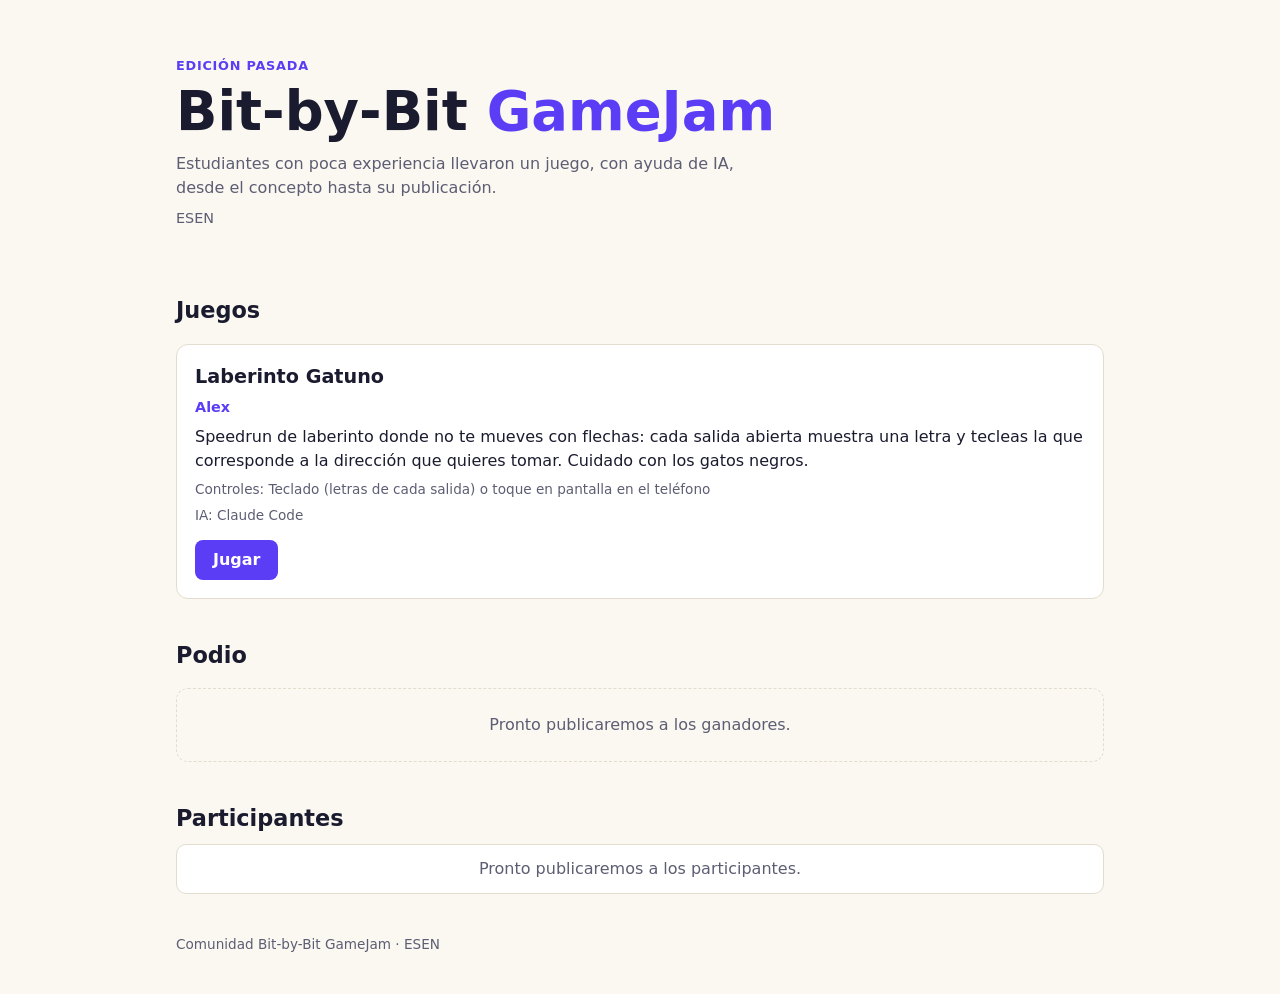
<file: index.html>
<!doctype html>
<html lang="es">
<head>
  <meta charset="utf-8">
  <meta name="viewport" content="width=device-width, initial-scale=1">
  <title>Bit-by-Bit GameJam</title>
  <meta name="description" content="Participantes y podio del Bit-by-Bit GameJam.">
  <link rel="stylesheet" href="style.css">
</head>
<body>
  <header class="hero">
    <p class="kicker" id="edicion">Bit-by-Bit GameJam</p>
    <h1>Bit-by-Bit <span>GameJam</span></h1>
    <p class="lead" id="descripcion"></p>
    <p class="meta" id="meta"></p>
  </header>

  <main>
    <div id="aviso" class="aviso" hidden></div>

    <section aria-labelledby="t-juegos">
      <h2 id="t-juegos">Juegos</h2>
      <div id="juegos" class="juegos"></div>
    </section>

    <section aria-labelledby="t-podio">
      <h2 id="t-podio">Podio</h2>
      <div id="podio" class="podio"></div>
    </section>

    <section aria-labelledby="t-part">
      <h2 id="t-part">Participantes</h2>
      <p class="count" id="count"></p>
      <ul id="participantes" class="grid"></ul>
    </section>
  </main>

  <footer>Comunidad Bit-by-Bit GameJam · ESEN</footer>
  <script src="app.js"></script>
</body>
</html>
</file>
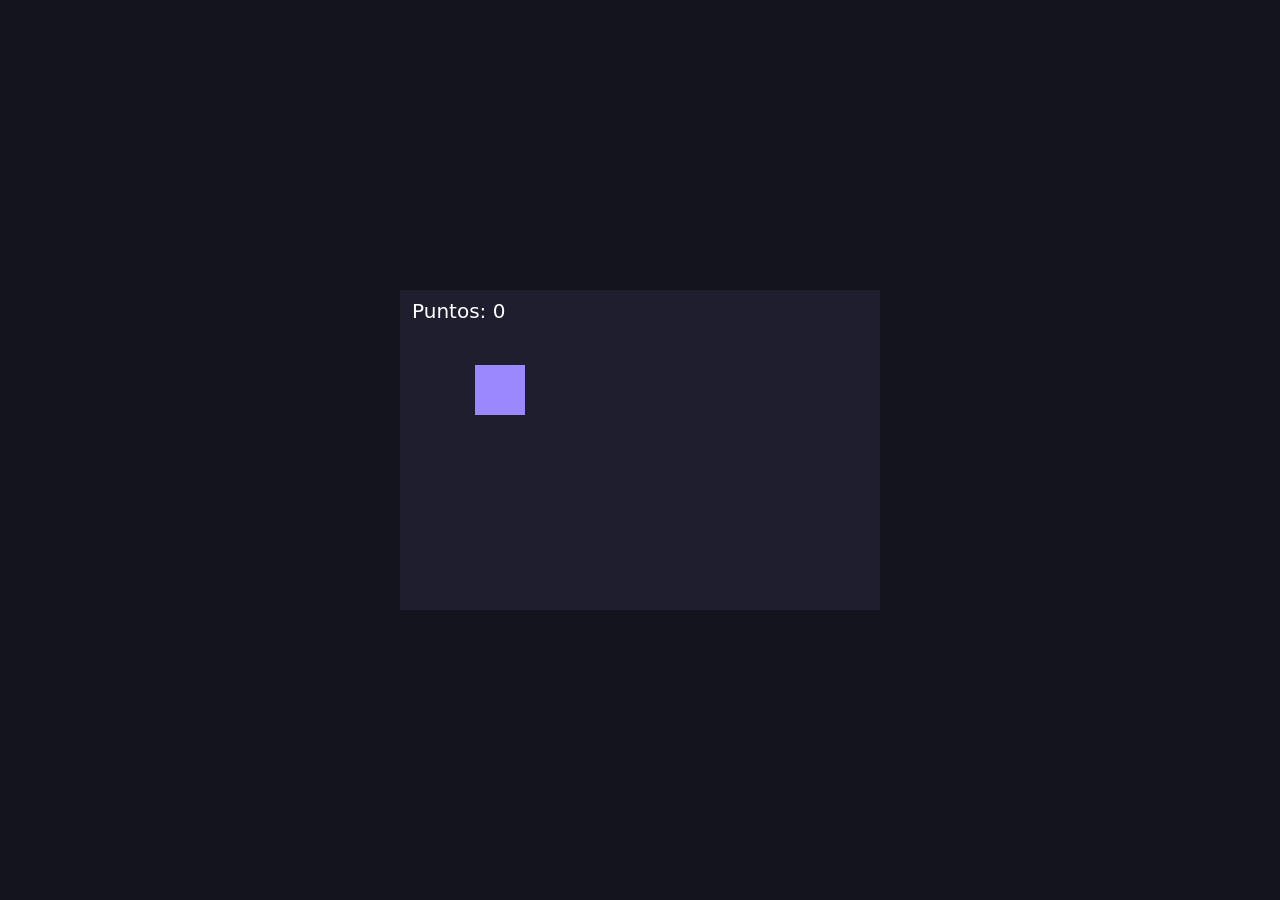
<file: juegos/_plantilla/index.html>
<!doctype html>
<html lang="es">
<head>
  <meta charset="utf-8">
  <meta name="viewport" content="width=device-width, initial-scale=1">
  <title>Mi juego</title>
  <style>
    html, body { margin: 0; height: 100%; background: #14141f; color: #fff; font-family: system-ui, sans-serif; }
    body { display: grid; place-items: center; }
    canvas { background: #1e1e2e; max-width: 100%; touch-action: none; }
  </style>
</head>
<body>
  <canvas id="c" width="480" height="320"></canvas>
  <!-- IMPORTANTE: usa rutas RELATIVAS (juego.js, no /juego.js) -->
  <script src="juego.js"></script>
</body>
</html>
</file>
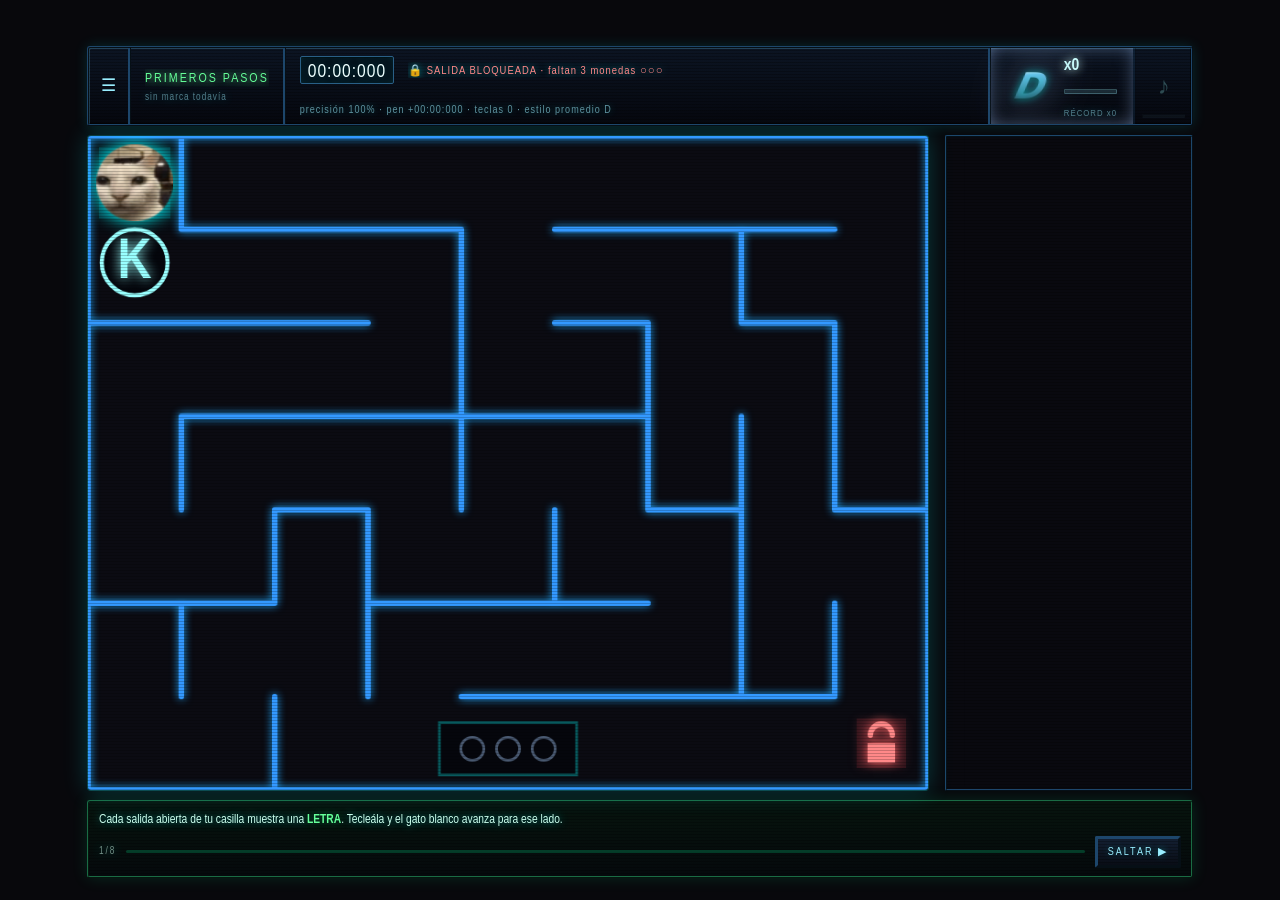
<file: juegos/laberinto-gatuno/index.html>
<!doctype html>
<html lang="es">
<meta charset="utf-8" /><title>Laberinto</title>
<meta name="theme-color" content="#08080c" />
<!-- sin esto el telefono maqueta a 980px y despues achica la pagina entera:
     texto ilegible y el compositor rasterizando de mas.  Dentro de un iframe
     la etiqueta es inerte, y en escritorio se ignora.
     interactive-widget=resizes-content: al abrir el teclado el navegador achica
     la PAGINA (y con ella dvh) en vez de dejarla del alto de siempre y correrla
     hacia abajo, que era lo que se llevaba el laberinto fuera de pantalla. -->
<meta
	name="viewport"
	content="width=device-width,initial-scale=1,viewport-fit=cover,interactive-widget=resizes-content"
/>
<link rel="stylesheet" href="style.css" />
<div id="stage">
	<div id="bar">
		<button id="burger" aria-label="Menú" title="Menú (ESC)">
			&#9776;
		</button>
		<div id="bmeta"><span id="bname">-</span><span id="bpb"></span></div>
		<div id="binfo">
			<span id="bt">00:00:000</span><span id="bc">-</span
			><span id="bstat"></span>
		</div>
		<div id="bcombo">
			<b id="brank" class="rank">D</b><span id="bx">x0</span
			><span id="bcbar"><i id="bcfill"></i></span><span id="bmax"></span>
		</div>
		<button id="bmeow" aria-label="Maullido">
			&#9834;<span id="bmcd"><i id="bmfill"></i></span></button
		><i id="bfill"></i>
	</div>
	<div id="board">
		<canvas id="cv"></canvas><img id="boom" alt="" /><b
			id="rpop"
			class="rank"
		></b>
	</div>
	<div id="tut">
		<p id="tmsg">-</p>
		<div class="trow">
			<span id="tnum">1/8</span><span id="tbar"><i id="tfill"></i></span
			><button id="tskip">SALTAR &#9654;</button>
		</div>
	</div>
</div>
<div id="log"></div>
<div id="scare"></div>
<input
	id="kb"
	inputmode="text"
	enterkeyhint="done"
	autocomplete="off"
	autocorrect="off"
	autocapitalize="off"
	spellcheck="false"
	aria-label="Teclado del juego"
/>
<!-- El menú: los botones que se tocan una vez por partida no viven abajo del
     tablero, viven acá.  Se abre con la hamburguesa de la barra o con ESCAPE. -->
<div id="menu">
	<div>
		<h3>&#9776; MENÚ <span class="esc">ESC</span></h3>
		<div id="mstats">-</div>
		<div id="btns">
			<button id="tec">&#9000; TECLADO</button
			><button id="fs">&#9633; PANTALLA COMPLETA</button
			><button id="nvl">&#9638; NIVELES</button
			><button id="mus">&#9835; MUSICA</button
			><button id="vibe">&#9889; EXTRA VIBES</button
			><button id="skb">&#9745; SKILL ISSUE</button
			><button id="how">? TUTORIAL</button
			><button id="rst">&#10227; REINICIAR</button>
		</div>
    <!-- Este texto abruma en la pantalla del juego. Sólo es bueno tenerlo en el nivel 1 -->
    <!-- TODO: Hacer que este texto sólo aparezca en el nivel 1 -->
		<!-- <p class="help" id="hkb">
			En el teléfono: tocá el laberinto o <b>TECLADO</b> para abrir el
			teclado y escribí las letras.
		</p>
		<p class="help">
			Letra = avanzar &middot; QTE al chocar con enemigo &middot;
			<span class="k">acierto</span> <span class="b">error</span>
			<span class="l">tarde</span> <span class="q">qte</span>
		</p>
		<p class="help">
			<b>DETERMINACIÓN</b>: cada 3 gatos vencidos ganás una letra
			<span class="v">violeta</span> que atraviesa un muro.<br />
			<b>MAULLIDO</b>: llegá una vez a x8 de combo y queda armado (♪ en
			la barra); ESPACIO o ENTER ahuyenta 2,5 s a los gatos cercanos y en
			el sótano deja un radar. Después, 32 s de espera —menos lo que le
			descuenta cada gato vencido—. Al <b>acechador</b> no lo toca.
		</p> -->
	</div>
</div>
<div id="lvl">
	<div>
		<h3>&#9638; ELEGÍ NIVEL</h3>
		<div id="lbody">
			<div id="llist"></div>
			<div id="ldet">
				<!-- La foto del nivel: la ficha dice la dificultad con números,
             esto la dice de un vistazo.  La pone lvlPick() y los modos que
             todavía no existen no tienen, así que se esconde. -->
				<img id="lpic" decoding="async" loading="lazy" alt="" />
				<div id="ltag">-</div>
				<div id="lname">-</div>
				<p id="ldesc">-</p>
				<ul id="lpts"></ul>
				<div id="lmeta"></div>
				<!-- La dificultad se elige ACÁ, antes de entrar.  Los baby points
             dejaron de ser sólo el premio consuelo que reparte el cartel de
             skill issue en mitad de la partida, y el cartel se puede apagar
             de una vez desde el mismo lugar. -->
				<div id="lopt">
					<div class="lrow">
						<span class="lk">BABY POINTS</span
						><button id="lbm" aria-label="Menos baby points">
							&minus;</button
						><b id="lbv">0</b
						><button id="lbp" aria-label="Más baby points">
							+</button
						><small id="lbh">reacción normal</small>
					</div>
					<button id="lskb">&#9745; SKILL ISSUE</button>
				</div>
				<div class="row"><button id="lgo">&#9654; JUGAR</button></div>
			</div>
		</div>
	</div>
</div>
<div id="res">
	<div>
		<div id="rtag">-</div>
		<div id="rttl">NIVEL COMPLETADO</div>
		<!-- El renglón del EPÍLOGO: sólo lo escribe el final del sótano (ver
         resShow).  En cualquier otro nivel queda vacío y escondido. -->
		<p id="repi"></p>
		<div id="rtime">00:00:000</div>
		<div id="rsub">-</div>
		<div id="rgrid"></div>
		<div id="rpb"></div>
		<!-- La tabla en línea. Vive DENTRO del resumen a propósito: como panel
		     aparte habría que sumarlo a las cuatro listas de selectores de
		     botones, a la regla .lite y al test 27.  Acá `#res button` ya lo
		     cubre.  El botón dice con qué nombre vas a entrar: tocarlo ES la
		     confirmación, y el ✎ de al lado lo cambia. -->
		<div id="rlb"></div>
		<div class="row" id="rlbrow">
			<button id="rsend">&#9650; SUBIR MI MARCA</button
			><button id="rname" aria-label="Cambiar nombre" title="Cambiar nombre">
				&#9998;
			</button>
		</div>
		<div class="row">
			<button id="rnext">&#9654; SIGUIENTE</button
			><button id="ragain">&#10227; REINTENTAR</button
			><button id="rlvls">&#9638; NIVELES</button>
		</div>
	</div>
</div>
<div id="skill">
	<div>
		<img id="sgif" width="150" decoding="async" alt="" />
		<h3>SKILL ISSUE DETECTADO &#128680;&#128680;&#128680;</h3>
		<p>
			Tu precisión va en <b id="sacc">-</b>. ¿Te damos más tiempo de
			reacción a cambio de un baby point?
		</p>
		<div class="row">
			<button id="byes">SÍ, MÁS TIEMPO (+1 BABY POINT)</button
			><button id="bno">NO, ASÍ ESTÁ BIEN</button>
		</div>
	</div>
</div>
<!-- El PRIMER encuentro del tutorial se explica antes de jugarlo: el juego queda
     congelado en este cartel hasta que el jugador diga que está listo. -->
<div id="brief">
	<div>
		<h3>&#128008; TE ALCANZÓ UN GATO NEGRO</h3>
		<!-- Antes de explicarlo, MOSTRARLO: esta es la escena del QTE en chico,
         corriendo sola en loop (el gato, la secuencia y la barra roja son los
         mismos del juego).  Todo el movimiento lo hace el CSS: ver #bdemo. -->
		<div id="bdemo" aria-hidden="true">
			<img id="bdcat" width="62" height="62" decoding="async" alt="" />
			<div id="bdttl">! ENEMIGO &mdash; TECLEA LA SECUENCIA !</div>
			<div id="bdseq"><b>K</b><b>J</b><b>P</b></div>
			<div id="bdbar"><i></i></div>
			<div id="bdwin">&#161;GATO FUERA!</div>
		</div>
		<ul id="bleg">
			<li><b class="d">K</b>ya la tecleaste</li>
			<li><b class="c">J</b>la que toca</li>
			<li><b class="p">P</b>las que faltan</li>
		</ul>
		<p>
			El juego está <b>en pausa</b>. Cuando sigas vas a ver <b>esto</b>:
			tecleá las letras <b>en orden</b>, de izquierda a derecha, antes de
			que se vacíe la barra roja. Si las sacás todas el gato sale volando y
			te quedás con un <b>respiro</b> para acomodarte.
		</p>
		<p class="bnote">
			Leelo con calma: <b>ninguna tecla</b> hace arrancar el juego. Cuando
			estés, apretá el botón.
		</p>
		<div class="row"><button id="bok">ESTOY LISTO &#9654;</button></div>
	</div>
</div>
<!-- Las dos habilidades se explican como el QTE: primero se MUESTRAN en chico y
     recién después se cuentan.  Un solo cartel con las dos escenas —la clase de
     #hab (det | meow) decide cuál se ve— y las dos se mueven solas con CSS. -->
<div id="hab">
	<div>
		<section id="hsdet">
			<h3>&#9672; DETERMINACIÓN</h3>
			<!-- el gato blanco cruzando la pared por la letra violeta, en loop -->
			<div id="hddet" class="hdemo" aria-hidden="true">
				<div id="hdpips"><i>&#9672;</i><i>&#9672;</i><i>&#9672;</i></div>
				<div id="hdrow">
					<b id="hdwall"></b><b id="hdk">V</b
					><img
						id="hdcat"
						width="40"
						height="40"
						decoding="async"
						alt=""
					/>
				</div>
			</div>
			<ul class="hleg">
				<li><b class="v">V</b>letra sobre un muro</li>
				<li><b class="p">&#9672;</b>una carga, un muro</li>
			</ul>
			<p>
				Cada <b>3 gatos vencidos</b> te da una carga. Con carga encima, los
				<b>muros</b> de tu celda también sacan letra —<b>violeta</b> y con
				el círculo punteado—: teclear una te <b>atraviesa la pared</b> y
				gasta la carga. Es el atajo que el laberinto no tiene.
			</p>
		</section>
		<section id="hsmeow">
			<h3>&#9834; MAULLIDO</h3>
			<!-- la onda saliendo del gato blanco y los negros dando media vuelta -->
			<div id="hdmeow" class="hdemo" aria-hidden="true">
				<div id="hmrow">
					<i id="hmr1" class="hmring"></i><i id="hmr2" class="hmring"></i
					><img
						id="hmf1"
						class="hmf"
						width="30"
						height="30"
						decoding="async"
						alt=""
					/><img
						id="hmf2"
						class="hmf"
						width="30"
						height="30"
						decoding="async"
						alt=""
					/><img
						id="hmcat"
						width="38"
						height="38"
						decoding="async"
						alt=""
					/>
				</div>
				<span id="hmkey">ESPACIO</span>
			</div>
			<ul class="hleg">
				<li><b class="m">&#9834;</b>listo en la barra</li>
				<li><b class="c">2,5 s</b>huyendo &middot; 32 s de espera</li>
			</ul>
			<p>
				<b>Y SI YA TE AGARRARON, ES UN PARRY.</b> El mismo botón, apretado
				en el <b>primer instante</b> del QTE, se lo devuelve: el gato sale
				volando y te quedás con el respiro. Gasta el maullido entero
				—cooldown incluido—, así que es la herramienta que ibas a usar para
				no llegar ahí. La ventana se dibuja arriba del cartel del enemigo:
				mientras la barrita celeste tenga algo, se puede.
			</p>
			<p>
				Se <b>arma</b> la primera vez que el combo llega a <b>x8</b> y queda
				armado toda la partida. <b>ESPACIO</b> o <b>ENTER</b> —en el teléfono,
				el <b>&#9834;</b> de la barra— y los gatos cercanos dan media vuelta y
				<b>corren para el otro lado</b> 2,5 s, sin poder alcanzarte.
				Después, <b>32 s</b> de espera, y cada gato vencido le descuenta
				6 s más. El <b>acechador</b> del sótano es el único que
				<b>no se ahuyenta</b> —ni se parrea—: un maullido es un susto, y a
				él los sustos no le hacen nada.
			</p>
		</section>
		<p class="bnote">
			Leelo con calma: el juego está <b>en pausa</b> y <b>ninguna tecla</b> lo
			hace arrancar.
		</p>
		<div class="row"><button id="hok">ENTENDIDO &#9654;</button></div>
	</div>
</div>
<script src="game.js"></script>
</html>
</file>
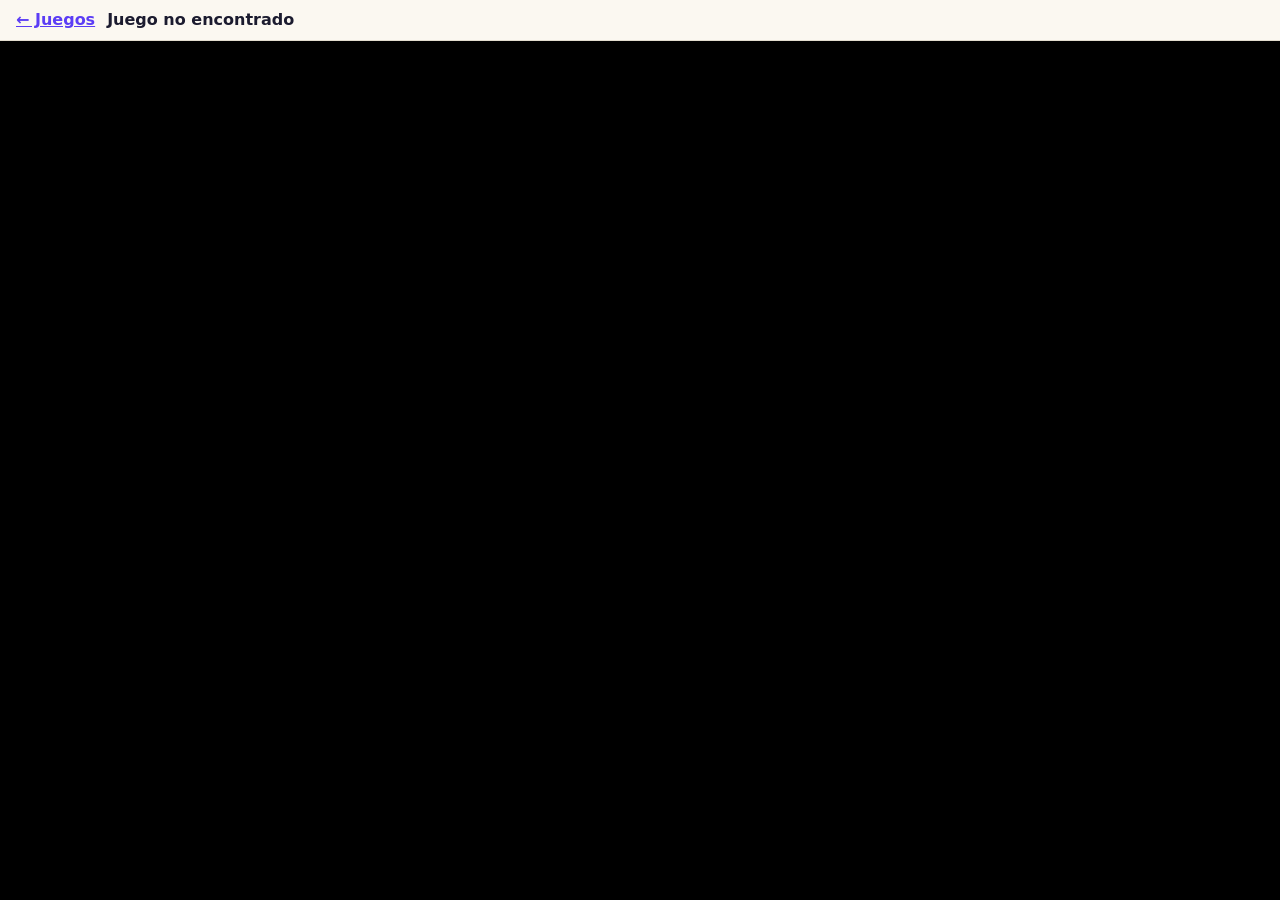
<file: jugar.html>
<!doctype html>
<html lang="es">
<head>
  <meta charset="utf-8">
  <meta name="viewport" content="width=device-width, initial-scale=1">
  <title>Jugar · Bit-by-Bit GameJam</title>
  <link rel="stylesheet" href="style.css">
</head>
<body class="visor">
  <header>
    <a href="./">← Juegos</a>
    <h1 id="titulo">Cargando…</h1>
    <a id="pantalla" href="#" hidden>Pantalla completa</a>
  </header>
  <iframe id="marco" title="Juego"
    allow="fullscreen; autoplay; gamepad; accelerometer; gyroscope"
    sandbox="allow-scripts allow-pointer-lock allow-forms allow-popups allow-modals"></iframe>
  <script>
    'use strict';
    // El juego corre en un iframe con sandbox y SIN allow-same-origin: tiene un origen
    // propio y no puede tocar el almacenamiento ni la página de los demás juegos.
    // (Si un juego guarda datos con localStorage, debe tolerar que falle.)
    const slug = new URLSearchParams(location.search).get('g') || '';
    const t = document.getElementById('titulo');
    if (!/^[a-z0-9][a-z0-9-]{1,40}$/.test(slug)) {
      t.textContent = 'Juego no encontrado';
    } else {
      fetch('juegos/index.json').then(r => r.json()).then(d => {
        const j = (d.juegos || []).find(x => x.slug === slug);
        if (!j) { t.textContent = 'Juego no encontrado'; return; }
        t.textContent = j.titulo;
        document.title = j.titulo + ' · Bit-by-Bit GameJam';
        const f = document.getElementById('marco');
        f.src = 'juegos/' + slug + '/';
        const b = document.getElementById('pantalla');
        b.hidden = false;
        b.onclick = e => { e.preventDefault(); (f.requestFullscreen || f.webkitRequestFullscreen || (() => {})).call(f); };
      }).catch(() => { t.textContent = 'No se pudo cargar'; });
    }
  </script>
</body>
</html>
</file>
<file: style.css>
:root {
  --bg: #fbf8f1;
  --card: #ffffff;
  --ink: #1b1b2f;
  --muted: #5d5d73;
  --line: #e3ddcf;
  --accent: #5b3df5;
  --gold: #d9a400;
  --silver: #8a93a3;
  --bronze: #b8692f;
}
@media (prefers-color-scheme: dark) {
  :root {
    --bg: #14141f;
    --card: #1e1e2e;
    --ink: #f1efe8;
    --muted: #a3a3b8;
    --line: #2e2e44;
    --accent: #9b88ff;
    --gold: #f2c230;
    --silver: #b3bac7;
    --bronze: #e08a4c;
  }
}
* { box-sizing: border-box; }
body {
  margin: 0;
  background: var(--bg);
  color: var(--ink);
  font: 16px/1.5 system-ui, -apple-system, "Segoe UI", Roboto, sans-serif;
}
.hero, main, footer { max-width: 960px; margin: 0 auto; padding: 0 16px; }
.hero { padding-top: 56px; padding-bottom: 24px; }
.kicker { margin: 0; color: var(--accent); font-weight: 700; letter-spacing: .06em; text-transform: uppercase; font-size: .8rem; }
h1 { font-size: clamp(2rem, 7vw, 3.4rem); line-height: 1.05; margin: 8px 0 12px; }
h1 span { color: var(--accent); }
.lead { max-width: 56ch; color: var(--muted); margin: 0 0 8px; }
.meta { color: var(--muted); margin: 0; font-size: .9rem; }
h2 { margin: 40px 0 16px; font-size: 1.4rem; }
.aviso { background: #fff3cd; color: #5a4300; border-radius: 8px; padding: 10px 14px; margin-top: 16px; font-size: .9rem; }
.vacio { color: var(--muted); border: 1px dashed var(--line); border-radius: 12px; padding: 24px; text-align: center; margin: 0; }

.podio { display: grid; gap: 16px; grid-template-columns: repeat(auto-fit, minmax(240px, 1fr)); }
.puesto { background: var(--card); border: 1px solid var(--line); border-top: 6px solid var(--line); border-radius: 12px; padding: 18px; }
.puesto.p1 { border-top-color: var(--gold); }
.puesto.p2 { border-top-color: var(--silver); }
.puesto.p3 { border-top-color: var(--bronze); }
.puesto .pos { font-size: 2rem; font-weight: 800; line-height: 1; }
.puesto.p1 .pos { color: var(--gold); }
.puesto.p2 .pos { color: var(--silver); }
.puesto.p3 .pos { color: var(--bronze); }
.puesto .cat { color: var(--muted); font-size: .8rem; text-transform: uppercase; letter-spacing: .05em; margin: 6px 0 2px; }
.puesto h3 { margin: 0 0 4px; font-size: 1.15rem; }
.puesto .equipo { margin: 0; color: var(--muted); font-size: .9rem; }
.puesto a { color: var(--accent); font-weight: 600; }

.count { color: var(--muted); margin: -8px 0 12px; font-size: .9rem; }
.grid { list-style: none; padding: 0; margin: 0; display: grid; gap: 10px; grid-template-columns: repeat(auto-fill, minmax(220px, 1fr)); }
.grid li { background: var(--card); border: 1px solid var(--line); border-radius: 10px; padding: 12px 14px; }
.grid .n { font-weight: 600; }
.grid .j { color: var(--muted); font-size: .85rem; }
.grid a { color: var(--accent); }
footer { color: var(--muted); font-size: .85rem; padding-top: 40px; padding-bottom: 40px; }

.juegos { display: grid; gap: 16px; grid-template-columns: repeat(auto-fit, minmax(280px, 1fr)); }
.juego { background: var(--card); border: 1px solid var(--line); border-radius: 12px; padding: 18px; display: flex; flex-direction: column; gap: 6px; }
.juego h3 { margin: 0; font-size: 1.2rem; }
.juego .autores { margin: 0; color: var(--accent); font-weight: 600; font-size: .9rem; }
.juego .desc { margin: 0; }
.juego .ctl { margin: 0; color: var(--muted); font-size: .85rem; }
.boton { align-self: flex-start; margin-top: 8px; background: var(--accent); color: #fff; text-decoration: none; font-weight: 700; padding: 8px 18px; border-radius: 8px; }
@media (prefers-color-scheme: dark) { .boton { color: #14141f; } }
.visor { display: flex; flex-direction: column; height: 100vh; height: 100dvh; }
.visor header { display: flex; align-items: center; gap: 12px; padding: 8px 16px; border-bottom: 1px solid var(--line); }
.visor header a { color: var(--accent); font-weight: 600; }
.visor header h1 { font-size: 1rem; margin: 0; flex: 1; }
.visor iframe { flex: 1; width: 100%; border: 0; background: #000; }
</file>
<file: juegos/laberinto-gatuno/style.css>
* {
	box-sizing: border-box;
}
/* --w  : ancho útil real, lo fija fit() con el viewport visible.
    --ar : proporción C/R del tablero del nivel en curso, la fija setLevel().  Con
           ella el CSS saca solo el ancho máximo que entra en el alto de pantalla.
    --dmcf: pila de fuentes pesadas para el rango de combo.  El juego no baja ni un
           byte de tipografía, así que no hay @font-face: el
           look "Devil May Cry" sale de la pila + itálica + skew + degradado.
    --ui  : la MISMA familia, en peso de texto.  Impact es un grotesco condensado,
           así que el resto de la GUI dejó el monoespaciado y usa los condensados
           que ya trae el sistema: Arial Narrow (Windows y macOS), Roboto Condensed
           (Android), Avenir Next Condensed (iOS), Liberation Sans Narrow (Linux), y
           font-stretch para las variables.  Donde no haya ninguno cae en
           Helvetica/Arial, que igual es de la misma familia de formas que Impact —
           nunca en el monoespaciado, que era lo que desentonaba.  Mismo esqueleto
           de letra que el rango, pero legible en 12px; el display se queda para
           los titulares, que es lo único que tiene que gritar. */
:root {
	--w: 510px;
	--ar: 1.3636;
	--barh: 54px;
	--dmcf:
		Impact, Haettenschweiler, "Franklin Gothic Heavy", "Arial Black",
		"Roboto Condensed", system-ui, sans-serif;
	--ui:
		"Arial Narrow", "Roboto Condensed", "Avenir Next Condensed",
		"Liberation Sans Narrow", "Helvetica Neue", Helvetica, Arial,
		sans-serif;
	/* ---- CHAPA: los tres ingredientes de la GUI retro ----------------------
	    La barra y los paneles eran tarjetas: esquina redonda de 10px, borde de un
	    pelo y una sombra blanda alrededor.  Eso es lenguaje de aplicación, no de
	    máquina, y desentonaba con un laberinto de neón lleno de scanlines.  Ahora
	    todo lo que es GUI está hecho de chapa:
	      --bev   el bisel de un píxel —luz arriba a la izquierda, sombra abajo a
	              la derecha—, que es lo que hace que una caja se lea como una
	              pieza física y no como un rectángulo pintado;
	      --grid  la trama de líneas horizontales, la misma idea que las
	              scanlines del tablero, para que la GUI parezca estar detrás del
	              mismo vidrio;
	      --mar   el color del marco, del que salen los bordes `ridge` y `outset`
	              (biselados de verdad, los del navegador, sin una sola sombra de
	              más).
	    Las esquinas bajan de 10-11px a 2-3px: nada cuadrado del todo, que se ve
	    accidental, pero lo justo para que deje de ser una tarjeta.  Todo esto es
	    background-image y borde: ni una propiedad que anime ni que se salga de su
	    caja, así que no cuesta un cuadro más que el look anterior. */
	--mar: #1d466b;
	--bev:
		inset 1px 1px 0 #6fd3ff3d,
		inset -1px -1px 0 #000000a6;
	--grid: repeating-linear-gradient(#0000 0 2px, #00000042 2px 3px);
}
body {
	background: #08080c;
	color: #9ef;
	font: 15px/1.4 var(--ui);
	font-stretch: 87.5%;
	font-variant-numeric: tabular-nums;
	display: flex;
	flex-direction: column;
	align-items: center;
	justify-content: center;
	min-height: 100dvh;
	margin: 0;
	padding: 10px 8px;
	gap: 6px;
	text-shadow: 0 0 8px #0ff8;
	touch-action: manipulation;
	-webkit-user-select: none;
	user-select: none;
}
/* El input real vive ARRIBA, no abajo.  Al enfocarlo el navegador lo trae a la
    vista, y pegado al borde inferior ese gesto empujaba la pagina entera hacia
    abajo hasta esconder el laberinto: el usuario terminaba arrastrando para
    volver a verlo.  Anclado arriba, "traerlo a la vista" es justamente dejar el
    tablero donde tiene que estar.  16px para que iOS no haga zoom al enfocar. */
#kb {
	position: fixed;
	top: 0;
	left: 0;
	width: 1px;
	height: 1px;
	opacity: 0;
	border: 0;
	padding: 0;
	font-size: 16px;
}
#log {
	width: var(--w);
	min-height: 34px;
	max-height: 56px;
	overflow: hidden;
	line-height: 17px;
	font-size: 14px;
	font-weight: 700;
	letter-spacing: 3px;
	word-break: break-all;
	text-align: center;
	border: 2px ridge var(--mar);
	border-radius: 2px;
	padding: 4px 6px;
	background: var(--grid), #0b0b1288;
}
#log span {
	text-shadow: 0 0 6px currentColor;
}
canvas {
	background: #0b0b12;
	border: 1px solid #1ff4;
	border-radius: 4px;
	box-shadow:
		0 0 calc(24px + var(--bop, 0) * 34px) #0ff3,
		inset 0 0 40px #0ff1;
	display: block;
	width: 100%;
	height: auto;
}
p.help {
	opacity: 0.45;
	margin: 0;
	font-size: 12px;
	text-align: center;
	max-width: var(--w);
}
.k {
	color: #6f9;
}
.b {
	color: #f55;
}
.l {
	color: #fa0;
}
.q {
	color: #4cf;
}
.v {
	color: #d8a6ff;
}
/* el ♪ de un parry (celeste, el color del maullido) y el ⌫ de un retroceso a
   propósito, que no es acierto ni error: apagado, del color de las paredes */
.m {
	color: #9ff;
}
.w {
	color: #7f93ad;
}
#stage {
	position: relative;
	width: var(--w);
}
/* ---- EL TEMBLOR DEL QTE ----------------------------------------------------
    --qs lo publica el JS en <html> durante el QTE: son los píxeles de amplitud, ya
    cuantizados a medio píxel y creciendo con el reloj (ver qShake en game.js).  El
    canvas tiembla por su cuenta desde el setTransform; esto es para todo lo DEMÁS
    —la barra de arriba y el log de teclas—, que hasta ahora se quedaba tieso
    mientras el gato te comía la pantalla.

    Se hace con una animación y no escribiendo el transform cuadro a cuadro: la
    amplitud entra por la variable y los pasos los pone el compositor, así que
    subir la intensidad no cuesta ni una recalculación de estilo más que las ~28
    que ya cuesta mover --qs.  Y por eso el jitter va en la animación misma, con
    offsets primos entre sí, que es lo que hace que no se lea como un vaivén. */
@keyframes qshake {
	0% {
		transform: translate3d(calc(var(--qs) * -1px), calc(var(--qs) * 0.4px), 0);
	}
	20% {
		transform: translate3d(calc(var(--qs) * 0.7px), calc(var(--qs) * -1px), 0);
	}
	40% {
		transform: translate3d(calc(var(--qs) * 1px), calc(var(--qs) * 0.8px), 0);
	}
	60% {
		transform: translate3d(calc(var(--qs) * -0.6px), calc(var(--qs) * -0.9px), 0);
	}
	80% {
		transform: translate3d(calc(var(--qs) * 0.9px), calc(var(--qs) * 0.3px), 0);
	}
	100% {
		transform: translate3d(calc(var(--qs) * -0.8px), calc(var(--qs) * -0.5px), 0);
	}
}
/* La animación corre SÓLO con la clase puesta (la pone y la saca el mismo frame
    que escribe --qs, al cruzar el cero).  Dejarla infinita todo el tiempo con --qs
    en 0 también "funcionaba", pero deja una capa de compositor y un tick de
    animación corriendo en cada partida para no mover nada. */
:root.shk #stage,
:root.shk #log {
	animation: qshake 90ms steps(1, end) infinite;
	will-change: transform;
}
:root {
	--qs: 0;
}
/* el que pidió menos movimiento no quiere JUSTO éste: es el más violento del juego */
@media (prefers-reduced-motion: reduce) {
	:root.shk #stage,
	:root.shk #log {
		animation: none;
	}
}
/* el tablero es su propia caja: lo que se superpone al laberinto (explosión,
    cartel de rango) se posiciona contra el canvas y no contra la barra de info */
#board {
	position: relative;
}
#boom {
	position: absolute;
	display: none;
	pointer-events: none;
	z-index: 2;
}
#scare {
	position: fixed;
	inset: 0;
	display: none;
	z-index: 99;
	background: #000 center/cover no-repeat;
}
/* El jumpscare del ACECHADOR del sótano no corta cuando termina el grito: se
    DISUELVE.  Pleno hasta el 32% y de ahí a cero, que es el mismo perfil con el
    que frame() le baja el volumen al audio (ver SCARE_FADE en game.js): la cara
    y el grito se van juntos.  Es una opacidad y nada más, así que el desvanecido
    lo resuelve el compositor sin repintar la pantalla entera. */
#scare.fade {
	animation: scarefade 2.2s ease-in forwards;
}
@keyframes scarefade {
	0%,
	32% {
		opacity: 1;
	}
	to {
		opacity: 0;
	}
}
/* Los botones secundarios viven dentro del menú en los DOS perfiles: en fila
    abajo del tablero le comían al laberinto el alto que ahora se lleva él, y ese
    ruido permanente era para cosas que se tocan una vez por partida. */
#btns {
	display: flex;
	flex-direction: column;
	gap: 7px;
}
#btns button {
	width: 100%;
}
/* Los botones de todos los paneles.  Eran pastillas planas de esquina redonda —el
    botón que tiene cualquier página— y ahora son TECLAS: borde `outset`, que es el
    biselado que trae el navegador de fábrica y no cuesta ni una sombra, la misma
    trama que el resto de la chapa, y al apretarlas el borde pasa a `inset` y la
    tecla se hunde un píxel.  Nada de esto es una imagen ni una animación. */
#btns button,
#skill button,
#brief button,
#lvl button,
#tut button,
#res button,
#hab button {
	font: inherit;
	font-size: 12px;
	letter-spacing: 2px;
	color: #9ef;
	cursor: pointer;
	background: var(--grid), linear-gradient(180deg, #131f31, #090d16);
	border: 3px outset var(--mar);
	border-radius: 2px;
	padding: 8px 14px;
	text-shadow: 0 0 7px #0ff5;
}
/* la tecla se hunde: mismo gesto que un botón de consola */
#btns button:active,
#skill button:active,
#brief button:active,
#lvl button:active,
#tut button:active,
#res button:active,
#hab button:active {
	border-style: inset;
	transform: translate(1px, 1px);
}
#btns button:hover,
#btns button:focus-visible,
#skill button:hover,
#skill button:focus-visible,
#brief button:hover,
#brief button:focus-visible,
#lvl button:hover,
#lvl button:focus-visible,
#res button:hover,
#res button:focus-visible,
#tut button:hover,
#tut button:focus-visible,
#hab button:hover,
#hab button:focus-visible {
	background: var(--grid), linear-gradient(180deg, #1b3552, #0e1728);
	border-color: #2f6d9e;
	box-shadow: 0 0 14px #0ff4;
	outline: none;
}
#skill {
	position: fixed;
	inset: 0;
	display: none;
	place-items: center;
	z-index: 50;
	background: #000a;
}
#skill > div {
	background: #12060c;
	border: 1px solid #f558;
	border-radius: 6px;
	padding: 22px 26px;
	width: min(440px, 92vw);
	max-height: 92dvh;
	overflow: auto;
	text-align: center;
	box-shadow: 0 0 40px #f453;
}
#skill h3 {
	margin: 0 0 10px;
	color: #f88;
	font-size: 17px;
	letter-spacing: 1px;
	text-shadow: 0 0 10px #f558;
}
#sgif {
	width: 150px;
	border-radius: 6px;
	margin-bottom: 10px;
	background: #fff;
}
#skill p {
	margin: 0 0 16px;
	font-size: 13px;
	line-height: 1.5;
	opacity: 0.85;
}
#skill .row {
	display: flex;
	gap: 8px;
	justify-content: center;
	flex-wrap: wrap;
}
/* La pausa del primer encuentro: misma caja que el diálogo del skill issue y
    el mismo rojo del gato negro, pero sin gif —acá lo único que importa es que
    se lea—.  Va por encima de TODOS los paneles (el selector va en 60 y el
    resumen en 65) porque mientras está abierto la partida está congelada. */
#brief {
	position: fixed;
	inset: 0;
	display: none;
	place-items: center;
	z-index: 70;
	background: #000c;
}
#brief.on {
	display: grid;
}
#brief > div {
	background: #12060c;
	border: 1px solid #f558;
	border-radius: 6px;
	padding: 22px 26px;
	width: min(440px, 92vw);
	max-height: 92dvh;
	overflow: auto;
	text-align: center;
	box-shadow: 0 0 40px #f453;
}
#brief h3 {
	margin: 0 0 10px;
	color: #f88;
	font-size: 17px;
	letter-spacing: 1px;
	text-shadow: 0 0 10px #f558;
}
#brief p {
	margin: 0 0 16px;
	font-size: 13px;
	line-height: 1.5;
	opacity: 0.85;
}
#brief .row {
	display: flex;
	gap: 8px;
	justify-content: center;
	flex-wrap: wrap;
}
/* la letra chica: que el cartel espera y que no hay atajo por teclado */
#brief .bnote {
	font-size: 11.5px;
	opacity: 0.55;
	margin: -6px 0 14px;
}
/* ESTOY LISTO se carga solo.  Durante BRIEF_LOCK (el número vive en el JS) el
    clic no cuenta y el botón lo dice apagándose y volviendo: el clic o el toque que
    ya venía en camino cuando saltó el cartel no se lleva puesta la explicación.
    Arranca con .on, o sea cuando el cartel entra, y no cuesta nada apagarla: con el
    cartel en display:none las animaciones no corren. */
#brief.on #bok {
	animation: bokwake 1.5s linear;
}
@keyframes bokwake {
	0% {
		opacity: 0.3;
	}
	to {
		opacity: 1;
	}
}
/* ---- la mini-demo del primer encuentro ------------------------------------
    El cartel explicaba el QTE con puras palabras ("van a salir unas letras en
    fila"): eso se LEE, pero lo que hay que reconocer cuando pase de verdad es
    una imagen.  Así que arriba del texto va la misma escena en chico —el gato
    que se te viene encima, el titular, los tres colores de letra y la barra
    roja vaciándose— jugándose sola en loop.  Es CSS puro y no hay que prenderla
    ni apagarla: con el cartel en display:none las animaciones no corren, así que
    fuera del cartel no cuesta un cuadro.  El ciclo dura 5,6 s: hasta el 52% se
    teclea, ahí el gato sale volando, y el resto es el respiro antes de rearmarse. */
#bdemo {
	position: relative;
	isolation: isolate; /* el fogonazo y el gato no se escapan del recuadro */
	display: flex;
	flex-direction: column;
	align-items: center;
	justify-content: center;
	gap: 8px;
	height: 138px;
	margin: 0 0 10px;
	border: 1px solid #f553;
	border-radius: 5px;
	overflow: hidden;
	/* la cuadrícula tenue es el tablero asomando por debajo: en la partida el
       overlay del QTE oscurece el laberinto, no lo borra */
	background:
		repeating-linear-gradient(0deg, #2a4a6633 0 1px, #0000 1px 18px),
		repeating-linear-gradient(90deg, #2a4a6633 0 1px, #0000 1px 18px),
		#09020b;
}
#bdcat {
	position: absolute;
	width: 62px;
	height: 62px;
	opacity: 0;
	-webkit-mask-image: radial-gradient(circle, #000 48%, #0000 72%);
	mask-image: radial-gradient(circle, #000 48%, #0000 72%);
	animation: bdcat 5.6s infinite;
}
#bdemo::after {
	/* el fogonazo celeste de ganarlo, el mismo #4cf del burst */
	content: "";
	position: absolute;
	inset: 0;
	z-index: 1;
	background: radial-gradient(circle, #4cf7, #4cf0 62%);
	opacity: 0;
	animation: bdflash 5.6s infinite;
}
#bdttl,
#bdseq,
#bdbar {
	position: relative;
	z-index: 2;
	animation: bdfade 5.6s infinite;
}
#bdttl {
	font: italic 900 10px/1 var(--dmcf);
	letter-spacing: 0.5px;
	color: #f9a;
	text-shadow: 0 0 10px #f57, 0 0 4px #000;
}
#bdseq {
	display: flex;
	gap: 14px;
}
#bdseq b {
	width: 20px;
	font-size: 27px;
	line-height: 1;
	color: #89a;
	text-shadow: 0 0 8px #89a8, 0 0 4px #000;
}
#bdseq b:nth-child(1) {
	animation: bdk1 5.6s infinite;
}
#bdseq b:nth-child(2) {
	animation: bdk2 5.6s infinite;
}
#bdseq b:nth-child(3) {
	animation: bdk3 5.6s infinite;
}
#bdbar {
	width: 152px;
	height: 5px;
	background: #3a1220;
}
#bdbar i {
	display: block;
	height: 100%;
	background: #f57;
	box-shadow: 0 0 8px #f578;
	animation: bdbar 5.6s infinite;
}
#bdwin {
	position: absolute;
	z-index: 3;
	font: italic 900 15px/1 var(--dmcf);
	color: #4cf;
	text-shadow: 0 0 12px #4cf;
	opacity: 0;
	animation: bdwin 5.6s infinite;
}
@keyframes bdcat {
	0%,
	5% {
		transform: scale(0.55);
		opacity: 0.26;
	}
	52% {
		transform: scale(2.6);
		opacity: 0.62;
	}
	60% {
		transform: translate(150%, -110%) rotate(45deg) scale(1);
		opacity: 0;
	}
	61%,
	90% {
		transform: scale(0.55);
		opacity: 0;
	}
	100% {
		transform: scale(0.55);
		opacity: 0.26;
	}
}
@keyframes bdflash {
	0%,
	50% {
		opacity: 0;
	}
	54% {
		opacity: 1;
	}
	64%,
	100% {
		opacity: 0;
	}
}
@keyframes bdfade {
	0%,
	51% {
		opacity: 1;
	}
	56%,
	90% {
		opacity: 0;
	}
	97%,
	100% {
		opacity: 1;
	}
}
/* las tres letras son la misma animación corrida: gris (falta) -> blanca y
     más grande (la que toca) -> verde (lista).  El vuelta-a-gris cae en el 70%,
     con la fila ya apagada, para que el reinicio no se vea. */
@keyframes bdk1 {
	0%,
	7% {
		color: #89a;
		text-shadow: 0 0 8px #89a8, 0 0 4px #000;
	}
	9%,
	20% {
		color: #fff;
		text-shadow: 0 0 16px #fff, 0 0 4px #000;
		transform: scale(1.15);
	}
	23%,
	70% {
		color: #6f9;
		text-shadow: 0 0 12px #6f98, 0 0 4px #000;
	}
	75%,
	100% {
		color: #89a;
		text-shadow: 0 0 8px #89a8, 0 0 4px #000;
	}
}
@keyframes bdk2 {
	0%,
	21% {
		color: #89a;
		text-shadow: 0 0 8px #89a8, 0 0 4px #000;
	}
	23%,
	34% {
		color: #fff;
		text-shadow: 0 0 16px #fff, 0 0 4px #000;
		transform: scale(1.15);
	}
	37%,
	70% {
		color: #6f9;
		text-shadow: 0 0 12px #6f98, 0 0 4px #000;
	}
	75%,
	100% {
		color: #89a;
		text-shadow: 0 0 8px #89a8, 0 0 4px #000;
	}
}
@keyframes bdk3 {
	0%,
	35% {
		color: #89a;
		text-shadow: 0 0 8px #89a8, 0 0 4px #000;
	}
	37%,
	48% {
		color: #fff;
		text-shadow: 0 0 16px #fff, 0 0 4px #000;
		transform: scale(1.15);
	}
	51%,
	70% {
		color: #6f9;
		text-shadow: 0 0 12px #6f98, 0 0 4px #000;
	}
	75%,
	100% {
		color: #89a;
		text-shadow: 0 0 8px #89a8, 0 0 4px #000;
	}
}
@keyframes bdbar {
	0%,
	7% {
		width: 100%;
	}
	51%,
	60% {
		width: 26%;
	}
	61%,
	100% {
		width: 100%;
	}
}
@keyframes bdwin {
	0%,
	57% {
		opacity: 0;
		transform: scale(0.6);
	}
	63%,
	82% {
		opacity: 1;
		transform: scale(1);
	}
	88%,
	100% {
		opacity: 0;
		transform: scale(0.6);
	}
}
/* la leyenda de los tres colores, debajo de la demo */
#bleg {
	display: flex;
	justify-content: center;
	flex-wrap: wrap;
	gap: 4px 12px;
	margin: 0 0 12px;
	padding: 0;
	list-style: none;
	font-size: 11px;
	opacity: 0.8;
}
#bleg b {
	font-size: 14px;
	margin-right: 3px;
}
#bleg .p {
	color: #89a;
}
#bleg .c {
	color: #fff;
	text-shadow: 0 0 8px #fff;
}
#bleg .d {
	color: #6f9;
	text-shadow: 0 0 8px #6f98;
}
/* ---- el cartel de las dos habilidades -------------------------------------
    Misma caja que la del primer encuentro, en violeta (determinación) o celeste
    (maullido) en vez del rojo del gato negro.  Adentro viven las DOS escenas y
    se muestra sólo la que pide la clase de #hab, así que el markup del cartel es
    uno solo.  Igual que la demo del QTE, todo el movimiento lo hace el CSS: con
    el cartel en display:none no corre una sola animación. */
#hab {
	position: fixed;
	inset: 0;
	display: none;
	place-items: center;
	z-index: 70;
	background: #000c;
}
#hab.on {
	display: grid;
}
#hab > div {
	background: #0b0714;
	border: 1px solid #c8f8;
	border-radius: 6px;
	padding: 22px 26px;
	width: min(440px, 92vw);
	max-height: 92dvh;
	overflow: auto;
	text-align: center;
	box-shadow: 0 0 40px #c8f3;
}
#hab.meow > div {
	border-color: #9ff8;
	box-shadow: 0 0 40px #9ff3;
}
#hab h3 {
	margin: 0 0 10px;
	font-size: 17px;
	letter-spacing: 1px;
	color: #d9b0ff;
	text-shadow: 0 0 10px #c8f8;
}
#hab.meow h3 {
	color: #9ff;
	text-shadow: 0 0 10px #9ff8;
}
#hab p {
	margin: 0 0 16px;
	font-size: 13px;
	line-height: 1.5;
	opacity: 0.85;
}
#hab .bnote {
	font-size: 11.5px;
	opacity: 0.55;
	margin: -6px 0 14px;
}
#hab .row {
	display: flex;
	gap: 8px;
	justify-content: center;
	flex-wrap: wrap;
}
/* ENTENDIDO se carga solo, igual que ESTOY LISTO: durante HAB_LOCK el clic que
     ya venía en camino no se lleva puesta la explicación */
#hab.on #hok {
	animation: bokwake 1.3s linear;
}
/* una escena a la vez */
#hsdet,
#hsmeow {
	display: none;
}
#hab.det #hsdet,
#hab.meow #hsmeow {
	display: block;
}
/* el recuadro de las dos demos: la misma cuadrícula tenue que la del QTE, para
     que se lea como "esto pasa ahí adentro, en el tablero" */
.hdemo {
	position: relative;
	isolation: isolate;
	display: flex;
	flex-direction: column;
	align-items: center;
	justify-content: center;
	gap: 10px;
	height: 138px;
	margin: 0 0 10px;
	border: 1px solid #c8f3;
	border-radius: 5px;
	overflow: hidden;
	background:
		repeating-linear-gradient(0deg, #2a4a6633 0 1px, #0000 1px 18px),
		repeating-linear-gradient(90deg, #2a4a6633 0 1px, #0000 1px 18px),
		#050310;
}
#hdmeow {
	border-color: #9ff3;
}
/* la leyenda de cada escena, debajo de su demo */
.hleg {
	display: flex;
	justify-content: center;
	flex-wrap: wrap;
	gap: 4px 12px;
	margin: 0 0 12px;
	padding: 0;
	list-style: none;
	font-size: 11px;
	opacity: 0.8;
}
.hleg b {
	font-size: 14px;
	margin-right: 3px;
}
.hleg .v,
.hleg .p {
	color: #c8f;
	text-shadow: 0 0 8px #c8f8;
}
.hleg .m,
.hleg .c {
	color: #9ff;
	text-shadow: 0 0 8px #9ff8;
}

/* ---- demo 1: la letra violeta atraviesa el muro ---------------------------
     Ciclo de 4,4 s: la pared azul con su letra violeta encima, la letra se
     enciende, el gato blanco cruza POR AHÍ, fogonazo violeta y se apaga una de
     las tres cargas.  Los colores son los del canvas: #39f la pared, #c8f la
     determinación. */
#hdpips {
	position: relative;
	z-index: 2;
	display: flex;
	gap: 7px;
	font: 15px/1 var(--ui);
}
#hdpips i {
	font-style: normal;
	color: #c8f;
	text-shadow: 0 0 8px #c8f;
}
#hdpips i:nth-child(3) {
	animation: hdpip 4.4s infinite;
}
#hdrow {
	position: relative;
	z-index: 2;
	width: 186px;
	height: 58px;
}
#hddet::after {
	/* el fogonazo violeta del cruce, el mismo #c8f del burst */
	content: "";
	position: absolute;
	inset: 0;
	z-index: 1;
	background: radial-gradient(circle, #c8f7, #c8f0 62%);
	opacity: 0;
	animation: hdflash 4.4s infinite;
}
#hdwall {
	position: absolute;
	left: 50%;
	top: 0;
	width: 3px;
	height: 100%;
	margin-left: -1.5px;
	background: #39f;
	box-shadow: 0 0 10px #2af;
	animation: hdwall 4.4s infinite;
}
#hdk {
	position: absolute;
	left: 50%;
	top: 50%;
	width: 26px;
	height: 26px;
	margin: -13px 0 0 -13px;
	border: 2px dashed #c8f;
	border-radius: 50%;
	/* el disco tapa el trazo de la pared, que si no le cruzaba la letra al medio */
	background: #050310;
	font: 900 16px/22px var(--ui);
	color: #c8f;
	text-shadow: 0 0 10px #c8f;
	animation: hdk 4.4s infinite;
}
#hdcat {
	position: absolute;
	top: 9px;
	left: 18px;
	width: 40px;
	height: 40px;
	/* el mismo recorte redondo que el gato del QTE: los webp vienen cuadrados */
	-webkit-mask-image: radial-gradient(circle, #000 48%, #0000 72%);
	mask-image: radial-gradient(circle, #000 48%, #0000 72%);
	animation: hdcat 4.4s infinite;
}
@keyframes hdcat {
	0%,
	22% {
		transform: translateX(0);
		opacity: 1;
	}
	40%,
	68% {
		transform: translateX(110px);
		opacity: 1;
	}
	76% {
		transform: translateX(110px);
		opacity: 0;
	}
	76.1%,
	86% {
		transform: translateX(0);
		opacity: 0;
	}
	94%,
	100% {
		transform: translateX(0);
		opacity: 1;
	}
}
@keyframes hdwall {
	0%,
	32% {
		opacity: 1;
	}
	40%,
	74% {
		opacity: 0.16;
	}
	86%,
	100% {
		opacity: 1;
	}
}
@keyframes hdk {
	0%,
	14% {
		opacity: 0.7;
		transform: scale(1);
	}
	24%,
	34% {
		opacity: 1;
		transform: scale(1.2);
	}
	42%,
	80% {
		opacity: 0;
		transform: scale(1);
	}
	92%,
	100% {
		opacity: 0.7;
		transform: scale(1);
	}
}
@keyframes hdflash {
	0%,
	32% {
		opacity: 0;
	}
	40% {
		opacity: 1;
	}
	56%,
	100% {
		opacity: 0;
	}
}
@keyframes hdpip {
	0%,
	38% {
		opacity: 1;
		text-shadow: 0 0 8px #c8f;
	}
	48%,
	80% {
		opacity: 0.16;
		text-shadow: none;
	}
	92%,
	100% {
		opacity: 1;
		text-shadow: 0 0 8px #c8f;
	}
}

/* ---- demo 2: el maullido saca a los gatos de encima -----------------------
     Ciclo de 4,4 s: se aprieta ESPACIO, salen dos ondas celestes del gato blanco
     —las mismas #9ff del burst y del anillo del canvas— y los dos negros dan
     media vuelta (scaleX) y se van corriendo para afuera. */
#hmrow {
	position: relative;
	z-index: 2;
	width: 240px;
	height: 74px;
}
#hmcat {
	position: absolute;
	left: 50%;
	top: 50%;
	width: 38px;
	height: 38px;
	margin: -19px 0 0 -19px;
	-webkit-mask-image: radial-gradient(circle, #000 48%, #0000 72%);
	mask-image: radial-gradient(circle, #000 48%, #0000 72%);
	animation: hmcat 4.4s infinite;
}
.hmring {
	position: absolute;
	left: 50%;
	top: 50%;
	width: 26px;
	height: 26px;
	margin: -13px 0 0 -13px;
	border: 2px solid #9ff;
	border-radius: 50%;
	box-shadow: 0 0 12px #9ff8;
	opacity: 0;
	animation: hmring 4.4s infinite;
}
#hmr2 {
	animation-delay: 0.3s;
}
.hmf {
	position: absolute;
	top: 50%;
	width: 30px;
	height: 30px;
	margin-top: -15px;
	/* el mismo recorte redondo que usa el gato del QTE: el webp viene cuadrado */
	-webkit-mask-image: radial-gradient(circle, #000 48%, #0000 72%);
	mask-image: radial-gradient(circle, #000 48%, #0000 72%);
}
#hmf1 {
	left: 46px;
	animation: hmf1 4.4s infinite;
}
#hmf2 {
	right: 46px;
	animation: hmf2 4.4s infinite;
}
#hmkey {
	position: relative;
	z-index: 2;
	font-size: 10px;
	letter-spacing: 2px;
	color: #9ff;
	border: 1px solid #9ff6;
	border-radius: 4px;
	padding: 3px 9px;
	animation: hmkey 4.4s infinite;
}
@keyframes hmkey {
	0%,
	8% {
		transform: translateY(0);
		background: #0000;
		box-shadow: none;
	}
	14%,
	26% {
		transform: translateY(2px);
		background: #9ff2;
		box-shadow: 0 0 14px #9ff6;
	}
	36%,
	100% {
		transform: translateY(0);
		background: #0000;
		box-shadow: none;
	}
}
@keyframes hmcat {
	0%,
	14% {
		transform: scale(1);
	}
	21% {
		transform: scale(1.22);
	}
	36%,
	100% {
		transform: scale(1);
	}
}
@keyframes hmring {
	0%,
	14% {
		transform: scale(1);
		opacity: 0;
	}
	19% {
		transform: scale(1.2);
		opacity: 1;
	}
	50% {
		transform: scale(7);
		opacity: 0;
	}
	50.1%,
	100% {
		transform: scale(1);
		opacity: 0;
	}
}
/* Los dos negros: primero dan media vuelta (scaleX) y después se van corriendo.
     El halo pasa del rojo de caza (#f36) al celeste del maullido (#9ff), que es
     exactamente lo que hace el canvas con un gato asustado. */
@keyframes hmf1 {
	0%,
	16% {
		transform: translateX(0) scaleX(1);
		opacity: 0.95;
		filter: brightness(0.72) drop-shadow(0 0 7px #f36);
	}
	24% {
		transform: translateX(0) scaleX(-1);
		opacity: 0.95;
		filter: brightness(0.85) drop-shadow(0 0 10px #9ff);
	}
	50% {
		transform: translateX(-40px) scaleX(-1);
		opacity: 0;
		filter: brightness(0.85) drop-shadow(0 0 10px #9ff);
	}
	50.1%,
	66% {
		transform: translateX(0) scaleX(1);
		opacity: 0;
		filter: brightness(0.72) drop-shadow(0 0 7px #f36);
	}
	80%,
	100% {
		transform: translateX(0) scaleX(1);
		opacity: 0.95;
		filter: brightness(0.72) drop-shadow(0 0 7px #f36);
	}
}
@keyframes hmf2 {
	0%,
	16% {
		transform: translateX(0) scaleX(-1);
		opacity: 0.95;
		filter: brightness(0.72) drop-shadow(0 0 7px #f36);
	}
	24% {
		transform: translateX(0) scaleX(1);
		opacity: 0.95;
		filter: brightness(0.85) drop-shadow(0 0 10px #9ff);
	}
	50% {
		transform: translateX(40px) scaleX(1);
		opacity: 0;
		filter: brightness(0.85) drop-shadow(0 0 10px #9ff);
	}
	50.1%,
	66% {
		transform: translateX(0) scaleX(-1);
		opacity: 0;
		filter: brightness(0.72) drop-shadow(0 0 7px #f36);
	}
	80%,
	100% {
		transform: translateX(0) scaleX(-1);
		opacity: 0.95;
		filter: brightness(0.72) drop-shadow(0 0 7px #f36);
	}
}
/* En pantalla baja (el teléfono acostado) el cartel se aprieta en vez de
     empujar ESTOY LISTO fuera de la vista: primero se achica la demo y, si aún
     así no entra, se va la leyenda —los tres colores ya se ven en la demo—. */
@media (max-height: 620px) {
	#bdemo,
	.hdemo {
		height: 104px;
		gap: 6px;
	}
	#bdseq b {
		font-size: 22px;
	}
}
@media (max-height: 480px) {
	#brief > div,
	#hab > div {
		padding: 14px 18px;
	}
	#bdemo,
	.hdemo {
		height: 88px;
		margin-bottom: 8px;
	}
	#bdseq b {
		font-size: 20px;
	}
	#bleg,
	.hleg {
		display: none;
	}
	#brief p,
	#hab p {
		margin-bottom: 10px;
		font-size: 12px;
	}
}
/* sin movimiento la demo se queda en un cuadro que cuenta lo mismo: la
     primera lista, la segunda en turno, la tercera pendiente */
@media (prefers-reduced-motion: reduce) {
	#bdemo *,
	#bdemo::after {
		animation: none;
	}
	#bdcat {
		opacity: 0.4;
		transform: scale(2);
	}
	#bdseq b:nth-child(1) {
		color: #6f9;
		text-shadow: 0 0 12px #6f98, 0 0 4px #000;
	}
	#bdseq b:nth-child(2) {
		color: #fff;
		text-shadow: 0 0 16px #fff, 0 0 4px #000;
	}
	#bdbar i {
		width: 55%;
	}
	#bdwin {
		display: none;
	}
	/* las dos habilidades igual: el muro ya atravesado y una carga gastada, y
       los dos gatos negros ya dados vuelta con la onda encima */
	#hddet *,
	#hddet::after,
	#hdmeow * {
		animation: none;
	}
	#hdcat {
		transform: translateX(110px);
	}
	#hdwall {
		opacity: 0.16;
	}
	#hdk {
		opacity: 0;
	}
	#hdpips i:nth-child(3) {
		opacity: 0.16;
		text-shadow: none;
	}
	.hmring {
		opacity: 1;
		transform: scale(4.5);
	}
	#hmr2 {
		transform: scale(2.4);
	}
	#hmf1 {
		transform: translateX(-30px) scaleX(-1);
		filter: brightness(0.85) drop-shadow(0 0 10px #9ff);
	}
	#hmf2 {
		transform: translateX(30px) scaleX(1);
		filter: brightness(0.85) drop-shadow(0 0 10px #9ff);
	}
}
#baby {
	color: #f9a;
	font-size: 12px;
}
/* el interruptor prendido, igual en el menú y en el selector de nivel */
#btns button.on,
#lskb.on {
	background: var(--grid), linear-gradient(180deg, #2a1526, #150a13);
	border-color: #f9a;
	color: #f9a;
	box-shadow: 0 0 14px #f458;
}

/* ---- el menú -----------------------------------------------------------------
    Mismo markup y mismo panel en los dos perfiles.  Se abre con la hamburguesa de
    la barra o con ESCAPE, y mientras está abierto el reloj se congela.  Antes, en
    escritorio, sus dos contenedores eran display:contents y los botones quedaban
    en una fila permanente abajo del tablero. */
#menu {
	display: none;
	position: fixed;
	inset: 0;
	z-index: 55;
	background: #000d;
	place-items: center;
	padding: 10px;
}
#menu.open {
	display: grid;
}
/* mismo tratamiento que la barra: chapa con marco biselado y trama, no tarjeta */
#menu > div {
	width: min(420px, 94vw);
	max-height: 96dvh;
	overflow: auto;
	background: var(--grid), #080c14;
	border: 3px ridge var(--mar);
	border-radius: 3px;
	padding: 16px;
	box-shadow:
		0 0 40px #0ff3,
		var(--bev);
}
#menu h3 .esc {
	font-size: 10px;
	letter-spacing: 2px;
	opacity: 0.5;
	border: 1px solid #1ff6;
	border-radius: 4px;
	padding: 2px 5px;
	margin-left: 6px;
}
/* el título es la placa de la ventana: rayado diagonal a los costados del texto,
    como la barra de título de cualquier consola de los 90 */
#menu h3 {
	margin: -16px -16px 12px;
	padding: 7px 10px;
	font-size: 14px;
	letter-spacing: 3px;
	text-align: center;
	color: #cff;
	text-shadow: 0 0 8px #0ff8;
	border-bottom: 3px ridge var(--mar);
	background:
		repeating-linear-gradient(
			-45deg,
			#6fd3ff1f 0 2px,
			#0000 2px 5px
		),
		linear-gradient(180deg, #143253, #0a1728);
}
#mstats {
	margin: 0 0 14px;
	font-size: 11px;
	line-height: 1.7;
	letter-spacing: 1px;
	text-align: center;
	opacity: 0.7;
}
/* la hamburguesa es el único botón que queda a la vista: vive en la barra */
#burger {
	flex: none;
	font: inherit;
	font-size: 17px;
	color: #9ef;
	background: none;
	border: 0;
	border-right: 3px ridge var(--mar);
	padding: 0 12px;
	cursor: pointer;
	-webkit-tap-highlight-color: transparent;
}

/* ---- rango de combo (estilo Devil May Cry) --------------------------------
    La letra del rango es lo que tiene que gritar: itálica pesada, inclinada,
    con degradado metálico y un halo del color del tramo (--rc, la pone el JS). */
.rank {
	font: italic 900 1em/1 var(--dmcf);
	letter-spacing: -0.04em;
	background: linear-gradient(
		178deg,
		#fff 6%,
		var(--rc, #4cf) 20%,
		#000a 118%
	);
	-webkit-background-clip: text;
	background-clip: text;
	color: var(--rc, #4cf);
	-webkit-text-fill-color: transparent;
	filter: drop-shadow(0 0 20px var(--rc, #4cf)) drop-shadow(0 2px 0 #000c);
}
/* El golpe de la letra es SÓLO transform: el compositor lo resuelve sin repintar.
    Antes también animaba `filter` —un drop-shadow más un brightness— encima de un
    texto que ya lleva degradado recortado (background-clip) y dos drop-shadows
    fijos: cada cuadro de la animación rehacía el filtro y volvía a rasterizar el
    texto.  El fogonazo blanco que aportaba ese filter lo pone ahora la capa de
    #bar.up::after, que es una opacidad y nada más.  El 2.2 de pico bajó a 1.8 por
    lo mismo: escalar un texto filtrado obliga a rerasterizarlo al tamaño nuevo. */
@keyframes rankup {
	0% {
		transform: skewX(-11deg) scale(1.8);
	}
	55% {
		transform: skewX(-11deg) scale(1.12);
	}
	to {
		transform: skewX(-11deg) scale(1);
	}
}
/* Cartel del nombre del rango.  La esquina NO es fija: rpopPlace() prueba las
    cuatro contra la celda del gato y se queda en la primera que no lo tapa, así
    que el JS escribe top/right/bottom/left y acá sólo va el arranque.  La clase
    .l espeja la entrada para que el cartel siempre venga desde afuera del
    tablero y no desde el centro. */
#rpop {
	position: absolute;
	right: 7px;
	top: 7px;
	z-index: 3;
	pointer-events: none;
	opacity: 0;
	white-space: nowrap;
	max-width: calc(100% - 14px);
	font: italic 900 16px/1 var(--dmcf);
	letter-spacing: 0.5px;
	transform: skewX(-11deg);
	color: var(--rc, #4cf);
	text-shadow:
		0 0 14px currentColor,
		0 2px 0 #000,
		2px 0 0 #000;
}
#rpop.show {
	animation: rpop 1.1s ease-out;
}
#rpop.l.show {
	animation: rpopl 1.1s ease-out;
}
@keyframes rpop {
	0% {
		opacity: 0;
		transform: skewX(-11deg) translateX(38px) scale(1.5);
	}
	16% {
		opacity: 1;
		transform: skewX(-11deg) translateX(0) scale(1);
	}
	66% {
		opacity: 1;
		transform: skewX(-11deg) translateX(0) scale(1);
	}
	to {
		opacity: 0;
		transform: skewX(-11deg) translateX(-10px) scale(0.95);
	}
}
@keyframes rpopl {
	0% {
		opacity: 0;
		transform: skewX(-11deg) translateX(-38px) scale(1.5);
	}
	16% {
		opacity: 1;
		transform: skewX(-11deg) translateX(0) scale(1);
	}
	66% {
		opacity: 1;
		transform: skewX(-11deg) translateX(0) scale(1);
	}
	to {
		opacity: 0;
		transform: skewX(-11deg) translateX(10px) scale(0.95);
	}
}

/* ---- barra de partida ------------------------------------------------------
    LA MISMA pieza en los dos perfiles —barra redondeada con degradado, halo cian,
    rango de combo con degradado metálico y el llenado hacia el rango siguiente
    pegado abajo—, porque la identidad del juego no puede cambiar según la pantalla.
    Lo que cambia es cuánto entra: en el teléfono sólo reloj, monedas y rango; en
    escritorio, donde sobra ancho, también el nivel, la mejor marca, la precisión y
    el estado de las dos habilidades.  Es el único lugar donde se leen los datos de
    la partida: el h2 + p de texto suelto centrado del escritorio ya no existe.
    Los valores de acá son los del teléfono, que es donde el espacio aprieta; lo que
    agrega el escritorio va en su propio bloque, abajo. */
#bar {
	display: flex;
	align-items: stretch;
	position: relative;
	z-index: 3;
	flex: none;
	min-height: var(--barh);
	overflow: hidden;
	margin-bottom: 6px;
	/* chapa: marco biselado, trama encima del degradado y bisel de un píxel */
	border: 2px ridge var(--mar);
	border-radius: 3px;
	background: var(--grid), linear-gradient(180deg, #0c1524f2, #05070ef2);
	box-shadow:
		0 0 14px #0ff2,
		var(--bev);
}
/* placa del nivel: sólo escritorio, que es donde hay ancho para nombrarlo */
#bmeta {
	display: none;
	flex-direction: column;
	justify-content: center;
	gap: 3px;
	flex: none;
	max-width: 30%;
	padding: 0 14px;
	border-right: 3px ridge var(--mar);
}
#bname {
	font-size: 13px;
	letter-spacing: 2px;
	color: #cff;
	white-space: nowrap;
	overflow: hidden;
	text-overflow: ellipsis;
	text-shadow: 0 0 10px currentColor;
}
#bpb {
	font-size: 10px;
	letter-spacing: 1px;
	opacity: 0.5;
	white-space: nowrap;
}
#binfo {
	display: flex;
	flex-direction: column;
	justify-content: center;
	gap: 3px;
	flex: 1;
	min-width: 0;
	padding: 0 9px;
	overflow: hidden;
}
/* el dato que más se mira de toda la barra, así que se lee como una lectura de
    máquina: placa hundida, marco propio y el número adentro */
#bt {
	width: max-content;
	max-width: 100%;
	padding: 0 7px;
	font-size: 15px;
	letter-spacing: 1px;
	color: #eff;
	font-variant-numeric: tabular-nums;
	text-shadow: 0 0 10px #0ff6;
	border: 1px solid #2a5f86;
	border-radius: 2px;
	background: #050a14;
	box-shadow:
		inset 0 0 10px #0ff2,
		inset 0 1px 0 #00000099;
}
#bc {
	font-size: 11px;
	letter-spacing: 2px;
	color: #f88;
	overflow: hidden;
	white-space: nowrap;
	text-overflow: clip;
}
/* precisión, penalización, teclas y habilidades: en el teléfono no hay renglón y
    se leen en el menú; en escritorio van acá y #sub deja de hacer falta */
#bstat {
	display: none;
	font-size: 11px;
	letter-spacing: 1px;
	opacity: 0.6;
	white-space: nowrap;
	overflow: hidden;
	text-overflow: ellipsis;
}
/* Son DOS medidores distintos y tienen que verse distintos: el de ESTILO es el
    rango con su color (--rc) y el llenado ancho pegado abajo (#bfill), y el de
    COMBO es la barrita blanca al lado de la x.  Un error borra la blanca entera
    y al estilo apenas lo abolla; perder contra un gato sí se lleva un pedazo
    grande del de color.  Cuando la blanca se llena, el maullido queda armado. */
#bcombo {
	display: grid;
	grid-template-columns: auto minmax(36px, auto);
	align-items: center;
	column-gap: 7px;
	row-gap: 3px;
	flex: none;
	padding: 0 11px 0 8px;
	border-left: 3px ridge var(--mar);
	box-shadow: inset 0 0 22px -8px var(--rc, #4cf);
}
#brank {
	grid-row: 1/4;
	grid-column: 1;
	font-size: 29px;
	transform: skewX(-11deg);
	transform-origin: 50% 60%;
	min-width: 34px;
	text-align: center;
}
#brank.up {
	animation: rankup 0.5s ease-out;
}
#bx {
	grid-row: 1;
	grid-column: 2;
	font-size: 15px;
	font-weight: bold;
	letter-spacing: 0;
	color: #cff;
	text-shadow: 0 0 10px currentColor;
}
#bcbar {
	grid-row: 2;
	grid-column: 2;
	height: 5px;
	border-radius: 1px;
	overflow: hidden;
	background: #9ef2;
	box-shadow:
		inset 0 0 0 1px #9ef4,
		inset 1px 1px 0 #00000080;
}
/* los segmentos son una capa encima del color: el JS sigue moviendo sólo width */
#bcfill {
	display: block;
	height: 100%;
	width: 0;
	background-color: #dff;
	background-image: repeating-linear-gradient(
		90deg,
		#0000 0 3px,
		#000000a6 3px 4px
	);
	box-shadow: 0 0 8px #cff;
	transition: width 0.1s linear;
}
#bcbar.full {
	box-shadow:
		inset 0 0 0 1px #9ff8,
		0 0 10px #9ff6;
}
#bcbar.full #bcfill {
	background-color: #9ff;
	box-shadow:
		0 0 12px #9ff,
		0 0 20px #9ff8;
}
#bmax {
	grid-row: 3;
	grid-column: 2;
	display: none;
	font-size: 9.5px;
	letter-spacing: 1px;
	opacity: 0.5;
	white-space: nowrap;
}
/* el llenado ancho es el medidor de ESTILO: lo que falta para el rango SIGUIENTE.
    Se vacía y vuelve a subir en cada ascenso, que es lo que hace que se sienta */
#bfill {
	position: absolute;
	left: 0;
	bottom: 0;
	height: 5px;
	width: 0;
	z-index: 1;
	color: var(--rc, #4cf);
	background-color: currentColor;
	background-image: repeating-linear-gradient(
		90deg,
		#0000 0 6px,
		#000000b3 6px 8px
	);
	box-shadow:
		0 0 10px currentColor,
		0 0 22px currentColor;
	opacity: calc(0.55 + var(--bop, 0) * 0.45);
	transition: width 0.12s linear;
}
/* EL DESTELLO DEL ASCENSO, en una sola propiedad.  Antes lo hacía la barra misma
    con `animation: barup` sobre `background` y `box-shadow`: dos propiedades que
    el compositor no sabe animar, así que el navegador repintaba TODO el ancho de
    la barra —más un difuminado de 34px que se sale de su caja— en cada cuadro de
    la animación, justo en el momento en que además entra volando el cartel del
    rango.  Encima el `background` iba de un color sólido a un degradado, que no
    interpola: saltaba a la mitad, o sea que ni siquiera se pagaba por lo que se
    veía.  Ahora el fogonazo es una capa blanca fija encima de la barra que se va
    con `opacity`, que sí se anima en el compositor: mismo golpe de luz, cero
    repintados, y el mismo pico de blanco que antes duraba media animación. */
#bar::after {
	content: "";
	position: absolute;
	inset: 0;
	z-index: 4;
	pointer-events: none;
	background: #fff;
	opacity: 0;
}
#bar.up::after {
	animation: barup 0.45s ease-out;
}
@keyframes barup {
	0% {
		opacity: 0.92;
	}
	to {
		opacity: 0;
	}
}

/* ---- maullido: disponibilidad y cooldown ----------------------------------
    El maullido ya no pide tener el combo al tope en el momento: se ARMA la
    primera vez que lo llenás y de ahí en más lo único que lo frena es el
    cooldown.  Eso hay que poder verlo sin leer texto, así que el ♪ vive en la
    barra —o sea en los dos perfiles—: apagado = todavía no lo cargaste nunca,
    con la barrita llenándose = esperando los 45 s, prendido y latiendo = listo.
    En el teléfono además es el botón, que es donde no hay barra espaciadora. */
#bmeow {
	position: relative;
	display: flex;
	align-items: center;
	justify-content: center;
	flex: none;
	width: 40px;
	font: inherit;
	font-size: 19px;
	line-height: 1;
	color: #9ff;
	background: none;
	border: 0;
	border-left: 3px ridge var(--mar);
	cursor: pointer;
	opacity: 0.26;
	-webkit-tap-highlight-color: transparent;
}
#bmeow.cd {
	opacity: 0.62;
}
#bmeow.ready {
	opacity: 1;
	text-shadow:
		0 0 10px #9ff,
		0 0 24px #9ff9;
	animation: meowon 1.7s ease-in-out infinite;
}
@keyframes meowon {
	0%,
	to {
		transform: scale(1);
	}
	50% {
		transform: scale(1.15);
	}
}
#bmcd {
	position: absolute;
	left: 6px;
	right: 6px;
	bottom: 6px;
	height: 4px;
	border-radius: 1px;
	background: #9ef3;
	box-shadow: inset 1px 1px 0 #00000080;
	overflow: hidden;
}
#bmeow.ready #bmcd {
	opacity: 0;
}
#bmfill {
	display: block;
	height: 100%;
	width: 0;
	background-color: #9ff;
	background-image: repeating-linear-gradient(
		90deg,
		#0000 0 3px,
		#000000a6 3px 4px
	);
	box-shadow: 0 0 8px #9ff;
}

/* ---- escritorio: la misma barra, con lo que en el teléfono no entra ---------
    Sin teclado virtual encima sobra ancho, así que la barra crece y suma la placa
    del nivel (nombre + mejor marca), la línea de precisión / penalización /
    habilidades y el récord de combo al lado del rango.  Nada de esto cambia el
    lenguaje visual: son las mismas cajas, el mismo degradado y el mismo halo. */
:root:not(.lite) #bar {
	min-height: 80px;
	margin-bottom: 9px;
    margin-top: 24px;
}
:root:not(.lite) #binfo {
	padding: 0 14px;
}
:root:not(.lite) #bt {
	font-size: 19px;
}
:root:not(.lite) #bc {
	font-size: 11.5px;
	letter-spacing: 1px;
}
:root:not(.lite) #bstat {
	display: block;
}
/* el rango es una letra italica y con halo: se sale de su caja, asi que la
    columna del récord respira un poco mas que en el teléfono */
:root:not(.lite) #bcombo {
	display: grid;
	grid-template-columns: auto auto;
	align-items: center;
	column-gap: 15px;
	padding: 0 16px 0 14px;
}
:root:not(.lite) #brank {
	grid-row: 1/4;
	font-size: 36px;
	min-width: 44px;
}
:root:not(.lite) #bx {
	font-size: 17px;
}
:root:not(.lite) #bmax {
	display: block;
}
:root:not(.lite) #bfill {
	height: 5px;
}
:root:not(.lite) #bmeow {
	width: 58px;
	font-size: 24px;
}

/* ---- escritorio: dos columnas ----------------------------------------------
    El tablero manda y a la derecha va la columna de servicio —log de teclas y
    ayuda—, que antes se apilaba abajo y dejaba al laberinto chico en el medio con
    mucho aire alrededor.  Los botones ya no cruzan las dos columnas: viven en el
    menú (hamburguesa de la barra o ESCAPE) y el alto que ocupaban se lo lleva el
    laberinto, que ahora crece con la pantalla (ver fit()).  El :not(.lite) no
    sobra: una tablet táctil ancha entra igual en el ancho de esta consulta y ahí
    manda el perfil del teléfono. */
@media (min-width: 860px) {
	/* la columna del tablero mide EXACTAMENTE --w: con 'auto' la fila de botones,
     que cruza las dos columnas, estiraba la del tablero con su ancho maximo y
     empujaba la columna lateral lejos del laberinto */
	:root:not(.lite) body {
		display: grid;
		justify-content: center;
		align-content: center;
		align-items: start; /* el flex de arriba centraba todo */
		grid-template-columns: var(--w) minmax(196px, 248px);
		gap: 9px 16px;
		padding: 14px 10px;
	}
	/* #stage se disuelve (display:contents) para que la barra pueda cruzar LAS DOS
     columnas: es el ancho de mas del escritorio el que hace que entren el nivel,
     la mejor marca y la linea de precision.  Sus hijos pasan a ser celdas de la
     grilla; en el telefono #stage sigue siendo la caja que le mide el alto al
     laberinto, asi que esto vive solo aca. */
	:root:not(.lite) #stage {
		display: contents;
	}
	:root:not(.lite) #bar {
		grid-column: 1/-1;
		grid-row: 1;
		margin-bottom: 0;
	}
	/* con la barra cruzando las dos columnas por fin entra todo en un renglon: el
     reloj y el candado arriba, la linea de precision abajo.  En una ventana
     angosta —un iframe puede serlo— esto no aplica y las tres cosas
     se apilan como en el telefono, que es lo unico que ahi entra sin recortarse */
	:root:not(.lite) #bmeta {
		display: flex;
	}
	:root:not(.lite) #binfo {
		display: grid;
		grid-template-columns: auto minmax(0, 1fr);
		align-items: center;
		column-gap: 14px;
		row-gap: 3px;
	}
	:root:not(.lite) #bt {
		grid-row: 1;
	}
	:root:not(.lite) #bc {
		grid-row: 1;
		padding-right: 4px;
	}
	:root:not(.lite) #bstat {
		grid-column: 1/-1;
	}
	:root:not(.lite) #board {
		grid-column: 1;
		grid-row: 2;
	}
	/* el cartel del tutorial cruza las dos columnas: además de leerse mejor ancho,
     deja libre la fila para que los textos de ayuda sigan apilados sin huecos */
	:root:not(.lite) #tut {
		grid-column: 1/-1;
		grid-row: 3;
		margin-top: 0;
	}
	:root:not(.lite) #log {
		grid-column: 2;
		grid-row: 2;
		align-self: stretch;
		width: auto;
		max-height: none;
		text-align: left;
	}
	:root:not(.lite) p.help {
		grid-column: 2;
		max-width: none;
		text-align: left;
	}
	:root:not(.lite) #hkb {
		display: none;
	} /* instrucciones de teléfono, no de acá */
}

/* ---- extra vibes: qué late ------------------------------------------------
    --bop va de 0 a 1 en cada bombo del mp3 y lo publica el JS en <html>.  Antes
    lo leían tres cosas (el título, el resplandor del canvas y el medidor); ahora
    lo lee toda la pantalla, pero SIEMPRE sobre propiedades que el compositor
    resuelve solo —transform, opacity, filter— o sobre sombras de cajas chicas:
    nada que obligue a rehacer el layout 60 veces por segundo.  La clase .vibes la
    pone el botón; sin ella estas reglas ni se evalúan y el juego queda idéntico. */
.vibes body {
	background:
		radial-gradient(
			125% 85% at 50% 0%,
			rgba(0, 180, 255, calc(0.045 + var(--bop, 0) * 0.075)),
			#0000 62%
		),
		#08080c;
}
.vibes #log {
	border-color: rgba(70, 225, 255, calc(0.22 + var(--bop, 0) * 0.6));
	box-shadow: 0 0 calc(4px + var(--bop, 0) * 18px) #0ff4;
}
.vibes #log span {
	opacity: calc(0.78 + var(--bop, 0) * 0.22);
}
.vibes #bt {
	text-shadow: 0 0 calc(6px + var(--bop, 0) * 18px) #0ff9;
}
.vibes #bstat {
	opacity: calc(0.5 + var(--bop, 0) * 0.3);
}
.vibes #bmeta {
	border-color: rgba(60, 220, 255, calc(0.25 + var(--bop, 0) * 0.55));
}
.vibes #bfill {
	box-shadow:
		0 0 calc(9px + var(--bop, 0) * 16px) currentColor,
		0 0 calc(20px + var(--bop, 0) * 22px) currentColor;
}
.vibes p.help {
	opacity: calc(0.4 + var(--bop, 0) * 0.2);
}
.vibes #board {
	transform: scale(calc(1 + var(--bop, 0) * 0.007));
}
.vibes #tut {
	box-shadow: 0 0 calc(8px + var(--bop, 0) * 24px) #0f93;
}
.vibes #tbar i {
	box-shadow: 0 0 calc(4px + var(--bop, 0) * 14px) #6f9;
}
.vibes #btns button {
	border-color: rgba(60, 220, 255, calc(0.35 + var(--bop, 0) * 0.6));
}
.vibes #bar {
	box-shadow:
		0 0 calc(8px + var(--bop, 0) * 26px) #0ff3,
		var(--bev);
}
.vibes #bcombo {
	box-shadow:
		inset 0 0 22px -8px var(--rc, #4cf),
		inset 0 0 calc(var(--bop, 0) * 30px) calc(var(--bop, 0) * -6px)
			var(--rc, #4cf);
}
.vibes #bx {
	text-shadow: 0 0 calc(6px + var(--bop, 0) * 16px) currentColor;
}
.vibes #bcfill {
	box-shadow: 0 0 calc(6px + var(--bop, 0) * 14px) currentColor;
}
/* el latido no puede borrar los tres estados del ♪: cada uno late en su nivel */
.vibes #bmeow {
	opacity: calc(0.26 + var(--bop, 0) * 0.14);
}
.vibes #bmeow.cd {
	opacity: calc(0.6 + var(--bop, 0) * 0.2);
}
.vibes #bmeow.ready {
	opacity: 1;
}
.vibes #burger {
	opacity: calc(0.7 + var(--bop, 0) * 0.3);
}
/* En el teléfono el latido no anima sombras: cada --bop recalculaba el box-shadow
    de media barra 60 veces por segundo.  Valores fijos (= bop 0), misma vista
    quieta; el canvas sí sigue latiendo.  Mayor especificidad que las reglas de
    arriba, así que ganan con las dos clases presentes. */
.lite.vibes #log {
	border-color: rgba(70, 225, 255, 0.22);
	box-shadow: 0 0 4px #0ff4;
}
.lite.vibes #bt {
	text-shadow: 0 0 6px #0ff9;
}
.lite.vibes #bfill {
	box-shadow:
		0 0 9px currentColor,
		0 0 20px currentColor;
}
.lite.vibes #bar {
	box-shadow:
		0 0 8px #0ff3,
		var(--bev);
}
.lite.vibes #bcombo {
	box-shadow: inset 0 0 22px -8px var(--rc, #4cf);
}
.lite.vibes #bx {
	text-shadow: 0 0 6px currentColor;
}
.lite.vibes #bcfill {
	box-shadow: 0 0 6px currentColor;
}

/* ---- tutorial guiado ------------------------------------------------------
    Reemplaza al cartel de onboarding: vive debajo del tablero (en los dos
    perfiles) y va cambiando de paso a medida que el jugador usa cada sistema. */
#tut {
	display: none;
	margin-top: 6px;
	border: 2px ridge #1a6b44;
	border-radius: 3px;
	background: var(--grid), linear-gradient(180deg, #07160edd, #04090cee);
	padding: 8px 10px;
	font-size: 12.5px;
	line-height: 1.45;
	color: #cfe;
	box-shadow: 0 0 16px #0f92;
}
#tut.on {
	display: block;
}
#tut b {
	color: #6f9;
	text-shadow: 0 0 8px #0f96;
}
#tmsg {
	margin: 0;
}
#tut .trow {
	display: flex;
	align-items: center;
	gap: 10px;
	margin-top: 8px;
}
#tnum {
	font-size: 10px;
	letter-spacing: 2px;
	opacity: 0.55;
	flex: none;
}
#tbar {
	flex: 1;
	height: 3px;
	border-radius: 2px;
	background: #0f93;
	overflow: hidden;
}
#tbar i {
	display: block;
	height: 100%;
	width: 0;
	background-color: #6f9;
	background-image: repeating-linear-gradient(
		90deg,
		#0000 0 4px,
		#000000a6 4px 5px
	);
	box-shadow: 0 0 8px #6f9;
	transition: width 0.25s ease-out;
}
#tut button {
	flex: none;
	font-size: 11px !important;
	padding: 5px 10px !important;
}

/* ---- selector de nivel ----------------------------------------------------
    Lista a la izquierda (niveles y, más adelante, modos de juego) y ficha del
    seleccionado a la derecha.  Mismo markup en escritorio y teléfono. */
#lvl {
	position: fixed;
	inset: 0;
	display: none;
	place-items: center;
	z-index: 60;
	background: #04060cf2;
	padding: 10px;
}
#lvl.open {
	display: grid;
}
#lvl > div {
	width: min(760px, 96vw);
	max-height: 94dvh;
	display: flex;
	flex-direction: column;
	overflow: hidden;
	background: var(--grid), #080c14;
	border: 3px ridge var(--mar);
	border-radius: 3px;
	box-shadow:
		0 0 40px #0ff3,
		var(--bev);
}
#lvl h3 {
	margin: 0;
	padding: 10px 14px;
	font-size: 14px;
	letter-spacing: 3px;
	text-align: center;
	color: #cff;
	text-shadow: 0 0 8px #0ff8;
	border-bottom: 3px ridge var(--mar);
	background:
		repeating-linear-gradient(
			-45deg,
			#6fd3ff1f 0 2px,
			#0000 2px 5px
		),
		linear-gradient(180deg, #143253, #0a1728);
}
#lbody {
	display: grid;
	grid-template-columns: minmax(126px, 32%) 1fr;
	min-height: 0;
	flex: 1;
}
#llist {
	overflow: auto;
	padding: 9px;
	display: flex;
	flex-direction: column;
	gap: 6px;
	border-right: 3px ridge var(--mar);
	background: #06090f;
	box-shadow: inset -1px 0 0 #00000099;
}
#llist .cat {
	font-size: 9px;
	letter-spacing: 2px;
	opacity: 0.45;
	margin: 6px 0 1px;
	padding-left: 2px;
}
#llist button {
	width: 100%;
	text-align: left;
	padding: 8px 9px !important;
	font-size: 11px !important;
	letter-spacing: 1px !important;
	line-height: 1.35;
	border-color: #1ff4 !important;
}
#llist button small {
	display: block;
	font-size: 9px;
	opacity: 0.5;
	letter-spacing: 1px;
	margin-top: 2px;
}
#llist button.sel {
	background: #14283f !important;
	border-color: currentColor !important;
	border-style: inset !important;
	box-shadow: 0 0 14px #0ff4;
}
/* el cursor de la lista: en una consola el elegido se señala, no se sombrea */
#llist button.sel::before {
	content: "\25B8\00a0";
}
#llist button.soon {
	opacity: 0.45;
}
#ldet {
	overflow: auto;
	padding: 13px 15px;
	display: flex;
	flex-direction: column;
	gap: 9px;
}
/* La foto del nivel entera y sin recortar: son tres imágenes de proporciones
   distintas y el fondo del recuadro ya es negro, así que lo que sobra ni se ve. */
#lpic {
	width: 100%;
	aspect-ratio: 3/2;
	object-fit: contain;
	background: #05050a;
	border: 2px ridge var(--mar);
	border-radius: 2px;
}
#ltag {
	font-size: 9px;
	letter-spacing: 3px;
	opacity: 0.6;
}
#lname {
	font: italic 900 27px/1 var(--dmcf);
	letter-spacing: 0;
	color: #cff;
	text-shadow:
		0 0 18px currentColor,
		0 2px 0 #000;
}
#ldesc {
	margin: 0;
	font-size: 12.5px;
	line-height: 1.55;
	opacity: 0.85;
}
#lpts {
	margin: 0;
	padding-left: 17px;
	font-size: 12px;
	line-height: 1.6;
	opacity: 0.8;
}
#lpts li {
	margin-bottom: 3px;
}
#lpts b {
	color: #9ef;
}
#lmeta {
	display: flex;
	flex-wrap: wrap;
	gap: 6px;
	font-size: 10px;
	letter-spacing: 1px;
}
#lmeta span {
	border: 2px ridge var(--mar);
	border-radius: 2px;
	padding: 2px 7px;
	opacity: 0.8;
	background: #0b0b12;
}
/* ---- la dificultad, antes de entrar ---------------------------------------
    Los baby points los repartía el cartel de skill issue de a uno y en mitad de
    la partida, que es el peor momento para decidir cuánta ayuda querés.  Acá van
    al lado de la ficha del nivel —contador de menos / número / más— y debajo el
    interruptor del aviso, que es la otra mitad de la misma decisión. */
#lopt {
	display: flex;
	flex-direction: column;
	gap: 7px;
	padding-top: 9px;
	border-top: 3px ridge var(--mar);
}
#lopt .lrow {
	display: flex;
	align-items: center;
	gap: 8px;
	flex-wrap: wrap;
}
#lopt .lk {
	font-size: 10px;
	letter-spacing: 2px;
	opacity: 0.7;
}
#lbm,
#lbp {
	flex: none;
	width: 32px;
	padding: 3px 0 !important;
	font-size: 16px !important;
	line-height: 1.1;
	text-align: center;
	/* `outset` deja el borde de abajo y el de la derecha casi negros: en una tecla
	    ancha eso se lee como relieve y en un cuadradito de 32px, como una caja rota.
	    `ridge` ilumina las cuatro caras por fuera, así que el marco se cierra. */
	border-style: ridge;
}
#lbm[disabled],
#lbp[disabled] {
	opacity: 0.28;
	cursor: default;
}
#lbv {
	min-width: 22px;
	text-align: center;
	font: italic 900 21px/1 var(--dmcf);
	color: #f9a;
	text-shadow: 0 0 12px #f458;
}
#lbh {
	font-size: 10px;
	letter-spacing: 1px;
	opacity: 0.55;
}
#lskb {
	width: 100%;
}
#lvl .row {
	display: flex;
	gap: 8px;
	margin-top: auto;
	padding-top: 4px;
}
#lgo {
	flex: 1;
	padding: 11px !important;
	color: #cff !important;
	/* sólido y no biselado: `outset` saca las luces del propio color del borde y
	    dejaba el marco del botón principal casi blanco */
	border-color: currentColor !important;
	border-style: solid !important;
	box-shadow:
		0 0 16px #0ff3,
		var(--bev);
}

/* ---- pantalla de resultados -----------------------------------------------
    Terminar un nivel dejaba el tablero quieto con un "GANASTE!" en la barra y, en
    el tutorial, mandaba derecho al selector: el jugador nunca llegaba a ver su
    tiempo.  Ahora todo nivel termina en su resumen —tiempo neto, precisión, rango
    y récord— y desde ahí se elige a dónde ir. */
#res {
	position: fixed;
	inset: 0;
	display: none;
	place-items: center;
	z-index: 65;
	background: #04060cf2;
	padding: 10px;
}
#res.open {
	display: grid;
}
#res > div {
	width: min(520px, 96vw);
	max-height: 94dvh;
	overflow: auto;
	text-align: center;
	background: var(--grid), #080c14;
	border: 3px ridge var(--mar);
	border-radius: 3px;
	padding: 18px 20px;
	box-shadow:
		0 0 40px #0ff3,
		var(--bev);
}
#rtag {
	font-size: 9px;
	letter-spacing: 3px;
	opacity: 0.6;
}
#rttl {
	margin: 2px 0 12px;
	font: italic 900 30px/1 var(--dmcf);
	letter-spacing: 0;
	color: #0f9;
	text-shadow:
		0 0 18px currentColor,
		0 2px 0 #000;
}
/* el renglón del epílogo: es la única frase del juego que no está en mayúsculas
   de consola, y por eso se lee como lo que es —una línea de la historia— y no como
   otro dato del resumen */
#repi {
	margin: -6px 0 12px;
	font-size: 12px;
	line-height: 1.5;
	letter-spacing: 0.5px;
	color: #ff9aa8;
	text-shadow: 0 0 10px #ff20406b;
	opacity: 0.9;
}
#rtime {
	font-size: 33px;
	letter-spacing: 1px;
	color: #eff;
	text-shadow: 0 0 14px #0ff8;
}
#rsub {
	font-size: 11px;
	letter-spacing: 2px;
	opacity: 0.55;
	margin-top: 2px;
}
#rgrid {
	display: grid;
	grid-template-columns: repeat(auto-fit, minmax(88px, 1fr));
	gap: 7px;
	margin: 14px 0 9px;
}
#rgrid div {
	border: 1px solid #1ff4;
	border-radius: 6px;
	padding: 7px 4px;
	background: #0b0b12;
}
#rgrid b {
	display: block;
	font-size: 17px;
	color: #cff;
	letter-spacing: 1px;
}
#rgrid i {
	display: block;
	font: italic 900 22px/1.1 var(--dmcf);
	color: var(--rc, #4cf);
	text-shadow: 0 0 80px currentColor;
}
#rgrid small {
	display: block;
	font-size: 9px;
	letter-spacing: 2px;
	opacity: 0.5;
	margin-top: 2px;
}
#rpb {
	min-height: 15px;
	font-size: 12px;
	letter-spacing: 2px;
	color: #fd0;
	text-shadow: 0 0 12px #fd06;
}
#res .row {
	display: flex;
	gap: 8px;
	justify-content: center;
	flex-wrap: wrap;
	margin-top: 14px;
}
#res .row button {
	flex: 1;
	min-width: 118px;
}
/* La tabla en línea: misma chapa que #rgrid, pero en renglones.  Nada de
   animaciones acá — el resumen ya es de lo más caro que se pinta. */
#rlb {
	margin: 10px 0 2px;
	border: 1px solid #1ff4;
	border-radius: 6px;
	background: #0b0b12;
	overflow: hidden;
}
#rlb div {
	display: flex;
	align-items: baseline;
	gap: 8px;
	padding: 5px 9px;
	font-size: 11px;
	letter-spacing: 1px;
	color: #cff;
	border-top: 1px solid #1ff2;
}
#rlb div:first-child {
	border-top: 0;
}
#rlb b {
	min-width: 16px;
	text-align: right;
	opacity: 0.45;
}
#rlb span {
	flex: 1;
	text-align: left;
	overflow: hidden;
	text-overflow: ellipsis;
	white-space: nowrap;
}
#rlb i {
	font-style: normal;
	letter-spacing: 0;
}
#rlb small {
	min-width: 34px;
	text-align: right;
	opacity: 0.5;
}
/* La fila propia: el mismo dorado del renglón de la mejor marca.  Ese resalte
   ES el "se subió", por eso no hay ningún cartel de confirmación. */
#rlb .me {
	color: #fd0;
	text-shadow: 0 0 12px #fd06;
	background: #fd00000d;
}
#rlb .me b,
#rlb .me small {
	opacity: 0.8;
}
/* La línea de estado: candado de baby points, sin conexión, o tabla vacía.
   Una sola línea, nunca un párrafo. */
#rlb .msg {
	display: block;
	text-align: center;
	font-size: 10px;
	letter-spacing: 1px;
	opacity: 0.6;
	color: #cff;
}
/* Sin esto el ✎ se estira al min-width de los otros botones del resumen.  El
   min-width que le queda es el del dedo, no el del glifo: en el teléfono un
   botón de 30px no se acierta. */
#rlbrow #rname {
	flex: 0 0 auto;
	min-width: 44px;
	padding-left: 0;
	padding-right: 0;
	font-size: 15px;
}
#res .row button[disabled] {
	opacity: 0.4;
	cursor: not-allowed;
}

/* las scanlines no las dibuja el canvas: eran ~150 fillRect por cuadro y ahora son
    una capa CSS sobre el tablero, en los dos perfiles.  Con extra vibes el beat
    las aclara (opacity con --bop), que es lo que hacía el alpha del fillRect. */
#board::after {
	content: "";
	position: absolute;
	inset: 0;
	z-index: 1;
	pointer-events: none;
	border-radius: 4px;
	background: repeating-linear-gradient(#0003 0 1px, #0000 1px 3px);
}
.vibes #board::after {
	opacity: calc(1 - var(--bop, 0) * 0.4);
}
/* ---- perfil móvil: la clase .lite la pone el script en <html> ----------
    Nada de esto se aplica en escritorio.  Lo caro en el teléfono no era el
    juego sino el compositor: un box-shadow gigante recalculado en cada beat. */
.lite canvas {
	box-shadow:
		0 0 24px #0ff3,
		inset 0 0 40px #0ff1;
} /* fijo, sin --bop */
.lite #btns button {
	padding: 12px 10px;
} /* blanco de dedo más grande */

/* ---- GUI del teléfono -----------------------------------------------------
    La pantalla útil es la que deja el teclado, así que TODO se alinea arriba y
    el tablero se lleva el resto:
      · la barra de info vive fija arriba del laberinto, nunca lo tapa ni se muda;
      · los botones secundarios viven en el menú hamburguesa;
      · el log de teclas y los textos de ayuda quedan sólo en escritorio.
    El alto lo resuelve el CSS: con --ar (C/R del nivel) el ancho del tablero sale
    del alto disponible, así que el laberinto entra entero sin que el JS adivine. */
/* El alto de la pagina es el alto VISIBLE, no el de la pantalla.  Al abrir el
    teclado el navegador achica el viewport visual pero deja la pagina igual de
    alta, y esa diferencia es exactamente el margen que tenia para desplazarse y
    esconder el laberinto arriba.  Con el <body> clavado al borde superior y su
    alto en --vh (lo publica fit()) no queda nada abajo a donde ir: no hay scroll
    posible, ni del documento ni del navegador.  El min() con 100dvh es el
    respaldo para cuando no hay visualViewport o miente (dentro de un iframe). */
.lite {
	height: 100%;
	overflow: hidden;
	overscroll-behavior: none;
}
.lite body {
	position: fixed;
	top: 0;
	left: 0;
	right: 0;
	height: min(var(--vh, 100dvh), 100dvh);
	min-height: 0;
	overflow: hidden;
	overscroll-behavior: none;
	/* En el teléfono con notch / Dynamic Island el borde superior queda debajo
	    de la cámara: el viewport ya viene con viewport-fit=cover, así que
	    env(safe-area-inset-*) trae ese alto y se suma al padding.  Sin notch
	    vale 0 y queda el padding de siempre.  Lo mismo abajo (gesto home) y a
	    los costados (teléfono acostado). */
	padding:
		calc(4px + env(safe-area-inset-top, 0px))
		calc(4px + env(safe-area-inset-right, 0px))
		calc(4px + env(safe-area-inset-bottom, 0px))
		calc(4px + env(safe-area-inset-left, 0px));
	gap: 0;
	align-items: center;
	justify-content: flex-start;
}
.lite #stage {
	width: min(
		var(--w),
		calc(
			(
					min(var(--vh, 100dvh), 100dvh) - 20px -
						env(safe-area-inset-top, 0px) -
						env(safe-area-inset-bottom, 0px) - var(--barh) -
						var(--tuth, 0px)
				) *
				var(--ar)
		)
	);
	max-width: 100%;
	display: flex;
	flex-direction: column;
	flex: none;
}
.lite #log,
.lite p.help {
	display: none;
}
.lite #menu h3 .esc {
	display: none;
} /* en el teléfono no hay ESCAPE */
.lite #menu p.help {
	display: block;
	max-width: none;
	font-size: 11px;
	margin-top: 12px;
	opacity: 0.5;
}
.lite #tut {
	font-size: 11.5px;
	padding: 7px 9px;
	margin-top: 5px;
}

/* La barra es la de arriba, la misma que el escritorio.  Acá sólo se le clava el
    alto: de ese número sale, en .lite #stage, el ancho que le queda al laberinto. */
.lite #bar {
	height: var(--barh);
}

/* con el teclado abierto la mitad de abajo no existe: los paneles arrancan arriba.
    El padding superior suma el safe-area para que la Dynamic Island / cámara no
    tape el contenido (ver .lite body). */
.lite #menu {
	align-items: start;
	justify-items: center;
	padding: calc(6px + env(safe-area-inset-top, 0px)) 6px 6px;
}
.lite #lvl {
	align-items: start;
	justify-items: center;
	padding: calc(6px + env(safe-area-inset-top, 0px)) 6px 6px;
}
.lite #skill {
	align-items: start;
	justify-items: center;
	padding: calc(6px + env(safe-area-inset-top, 0px)) 6px 6px;
}
.lite #brief {
	align-items: start;
	justify-items: center;
	padding: calc(6px + env(safe-area-inset-top, 0px)) 6px 6px;
}
.lite #hab {
	align-items: start;
	justify-items: center;
	padding: calc(6px + env(safe-area-inset-top, 0px)) 6px 6px;
}
.lite #res {
	align-items: start;
	justify-items: center;
	padding: calc(6px + env(safe-area-inset-top, 0px)) 6px 6px;
}
.lite #lvl > div {
	max-height: calc(98dvh - env(safe-area-inset-top, 0px));
}
/* Los paneles arrancan debajo del safe-area (ver padding de arriba): sin
    descontarlo del max-height el fondo del panel se iría fuera de pantalla. */
.lite #menu > div,
.lite #skill > div,
.lite #brief > div,
.lite #hab > div,
.lite #res > div {
	max-height: calc(94dvh - env(safe-area-inset-top, 0px));
}
.lite #lbody {
	grid-template-columns: minmax(104px, 36%) 1fr;
}
.lite #ldet {
	padding: 11px;
}
/* en el teléfono la ficha entra justa: la foto va más baja para no empujar
   los baby points y el botón de JUGAR fuera de la pantalla */
.lite #lpic {
	aspect-ratio: 5/2;
}
.lite #lname {
	font-size: 22px;
}

/* ============================================================================
    LA CACERÍA: la GUI de terror
    ============================================================================
    La clase .hunt la pone el JS en <html> en el instante EXACTO en que el gato se
    come la torre de nuggets (ver huntBiteTower en game.js), y no antes: el cambio
    de piel es un golpe, no un fundido.

    Todo esto es redefinir variables, no reescribir reglas.  La GUI ya estaba hecha
    de tres ingredientes —--mar (el marco del que salen los bordes ridge/outset),
    --bev (el bisel) y --grid (la trama)— así que cambiarle el color a la consola
    entera cabe en un bloque.  Lo que se agrega aparte son las cuatro piezas donde
    el azul estaba escrito a mano: el resplandor del canvas, las scanlines, el
    llenado del combo y el halo del rango.

    Y alcanza al MENÚ DE PAUSA y a los carteles a propósito: si el jugador abre el
    menú en mitad de la cacería y se encuentra la consola azul de siempre, el juego
    le está diciendo que lo de afuera es un decorado.  Adentro de la cacería no hay
    ninguna pantalla que siga siendo del otro juego. */
:root.hunt {
	--mar: #6b1122;
	--bev:
		inset 1px 1px 0 #ff6f7f33,
		inset -1px -1px 0 #000000c4;
	/* la trama va más densa y más sucia: la misma idea, peor mantenida */
	--grid: repeating-linear-gradient(#0000 0 2px, #12000699 2px 3px);
	--rc: #ff3550;
}
.hunt body {
	background: #0a0104;
	color: #ffb9c2;
}
/* el resplandor del tablero deja de ser cian y pasa a ser una herida */
.hunt canvas {
	border-color: #f4455a55;
	box-shadow:
		0 0 calc(26px + var(--bop, 0) * 34px) #f0223a3d,
		inset 0 0 46px #90001a2e;
}
/* scanlines más marcadas y con deriva: la señal ya no está sana */
.hunt #board::after {
	background: repeating-linear-gradient(#3000060f 0 1px, #0000 1px 3px),
		repeating-linear-gradient(#00000059 0 1px, #0000 1px 3px);
}
.hunt #log {
	background: var(--grid), #12040788;
	color: #ffa8b4;
}
/* los paneles: mismo bisel de chapa, otra chapa */
.hunt #menu > div,
.hunt #lvl > div,
.hunt #res > div,
.hunt #skill > div,
.hunt #brief > div,
.hunt #hab > div {
	background: var(--grid), #0d0206;
}
/* los encabezados de los paneles: la placa también es chapa, y también se oxida */
.hunt #menu h3,
.hunt #lvl h3,
.hunt #brief h3,
.hunt #hab h3,
.hunt #skill h3 {
	color: #ffc2cb;
	text-shadow: 0 0 8px #ff2040cc;
	background:
		repeating-linear-gradient(-45deg, #ff6f7f1f 0 2px, #0000 2px 5px),
		linear-gradient(180deg, #4a0a18, #1c0409);
}
.hunt #res #rttl {
	color: #ff5c72;
	text-shadow: 0 0 14px #ff20406b;
}
/* las fichas del resumen: son casi todo lo que se mira en esa pantalla */
.hunt #rgrid div {
	border-color: #f4455a4d;
	background: #12040788;
}
.hunt #rgrid b,
.hunt #rtime {
	color: #ffd2d8;
}
.hunt #rsub,
.hunt #rtag {
	color: #ff9aa8;
}
/* Los BOTONES son la mitad de la superficie de un panel: sin esto el menú de pausa
    en plena cacería seguía siendo una consola azul con marco rojo, que es peor que
    no haber cambiado nada. */
.hunt #btns button,
.hunt #skill button,
.hunt #brief button,
.hunt #lvl button,
.hunt #tut button,
.hunt #res button,
.hunt #hab button {
	color: #ffb9c2;
	background: var(--grid), linear-gradient(180deg, #2a0810, #120206);
	text-shadow: 0 0 7px #ff204066;
}
.hunt #btns button:hover,
.hunt #btns button:focus-visible,
.hunt #skill button:hover,
.hunt #skill button:focus-visible,
.hunt #brief button:hover,
.hunt #brief button:focus-visible,
.hunt #lvl button:hover,
.hunt #lvl button:focus-visible,
.hunt #res button:hover,
.hunt #res button:focus-visible,
.hunt #tut button:hover,
.hunt #tut button:focus-visible,
.hunt #hab button:hover,
.hunt #hab button:focus-visible {
	background: var(--grid), linear-gradient(180deg, #451020, #1c0409);
	border-color: #b8324c;
	box-shadow: 0 0 14px #ff20404d;
}
.hunt #bar {
	background: var(--grid),
		linear-gradient(180deg, #1b0409f2, #0a0104f2);
	box-shadow:
		0 0 16px #f0223a33,
		var(--bev);
}
.hunt #bfill {
	background: linear-gradient(90deg, #7a0f22, #ff3550);
}
/* ...y el botón del maullido, que en la cacería es lo único que sigue siendo azul
    en la barra si no se lo toca */
.hunt #bmeow.ready {
	color: #ff8a9a;
	border-color: #f4455a;
}
</file>
